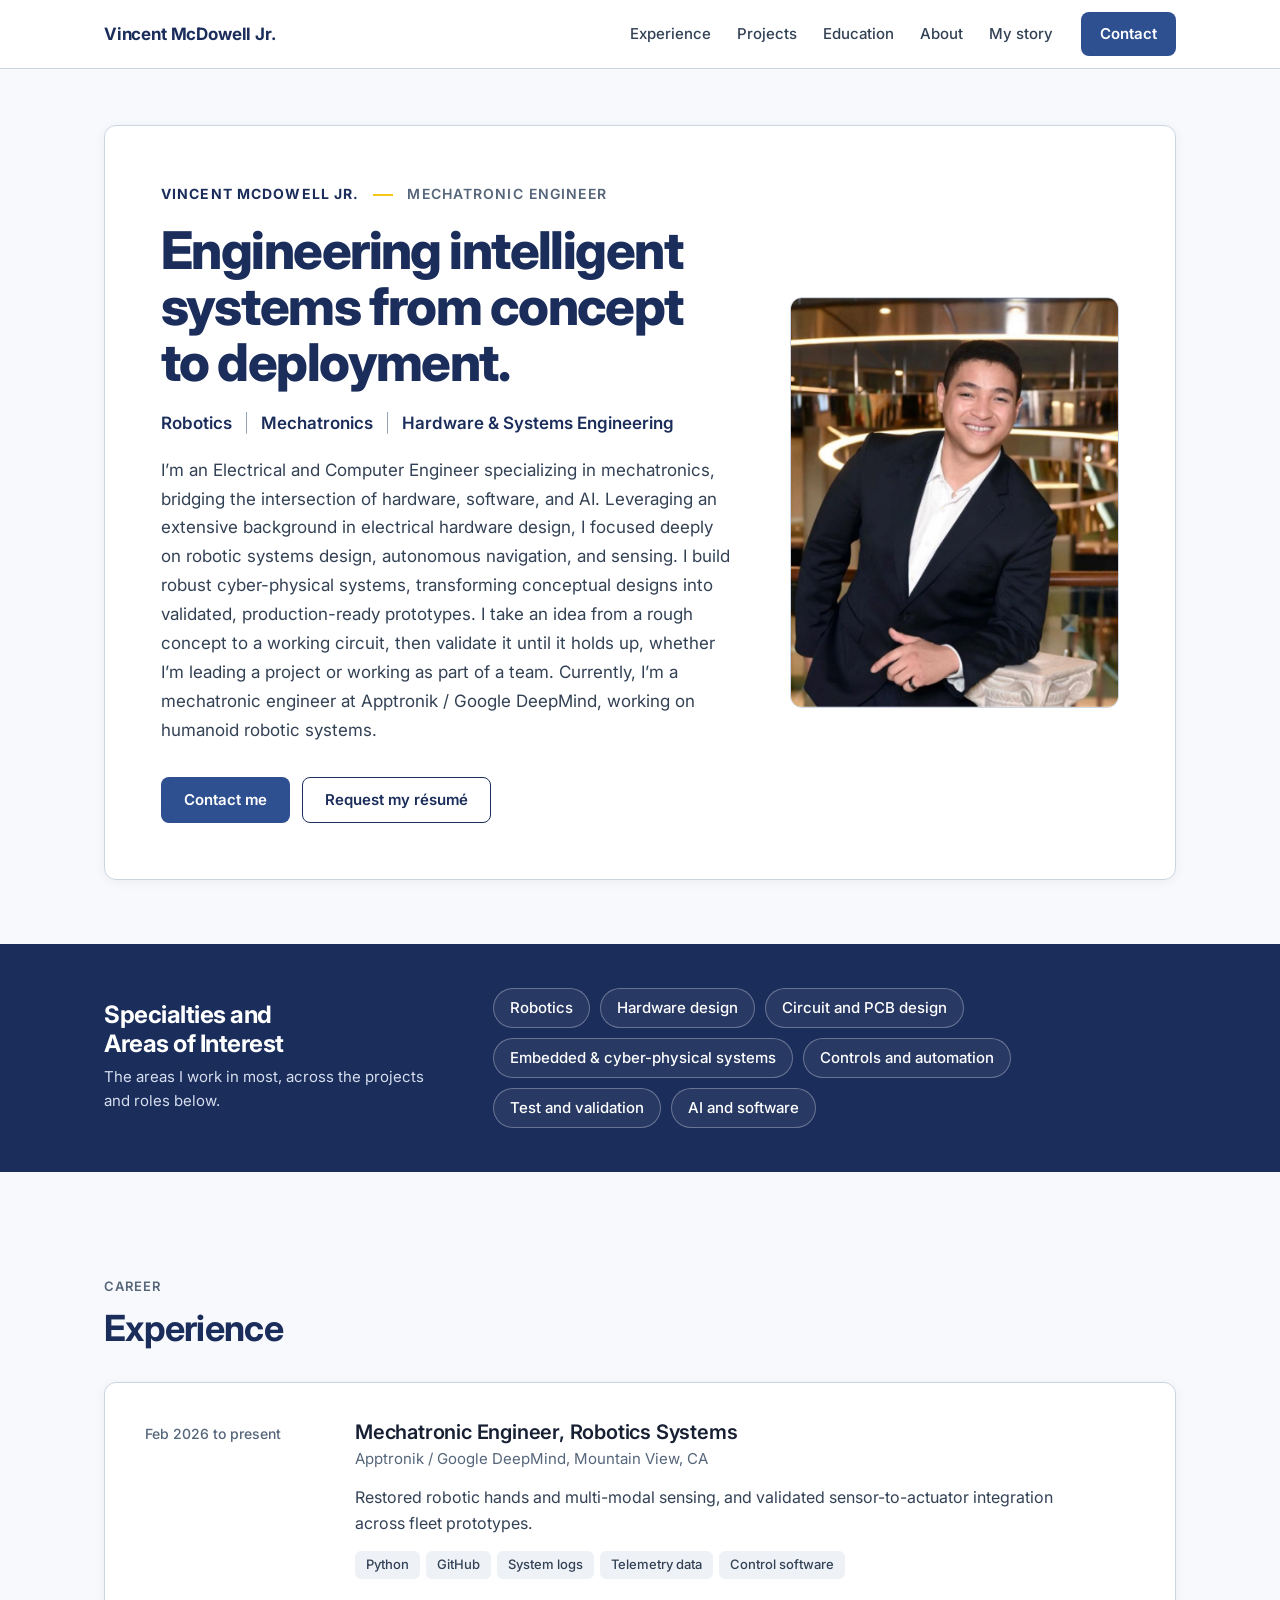
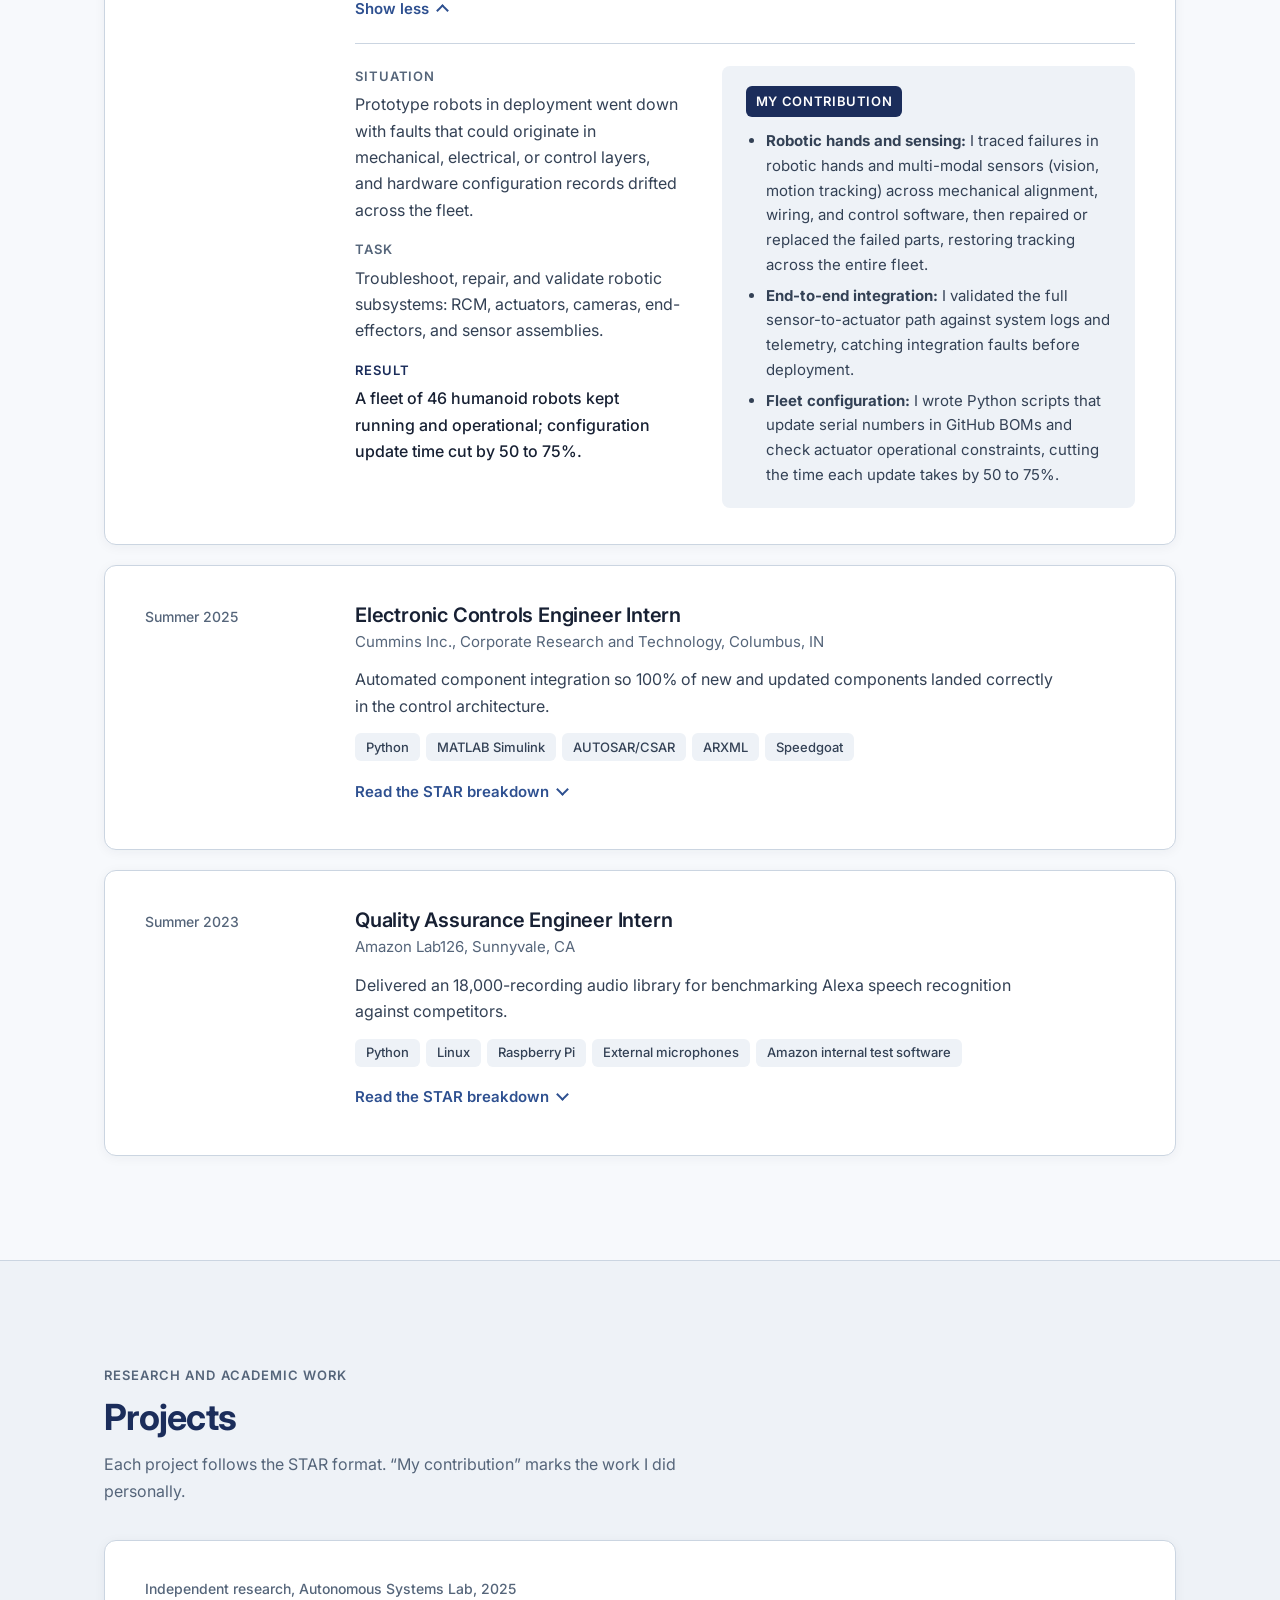
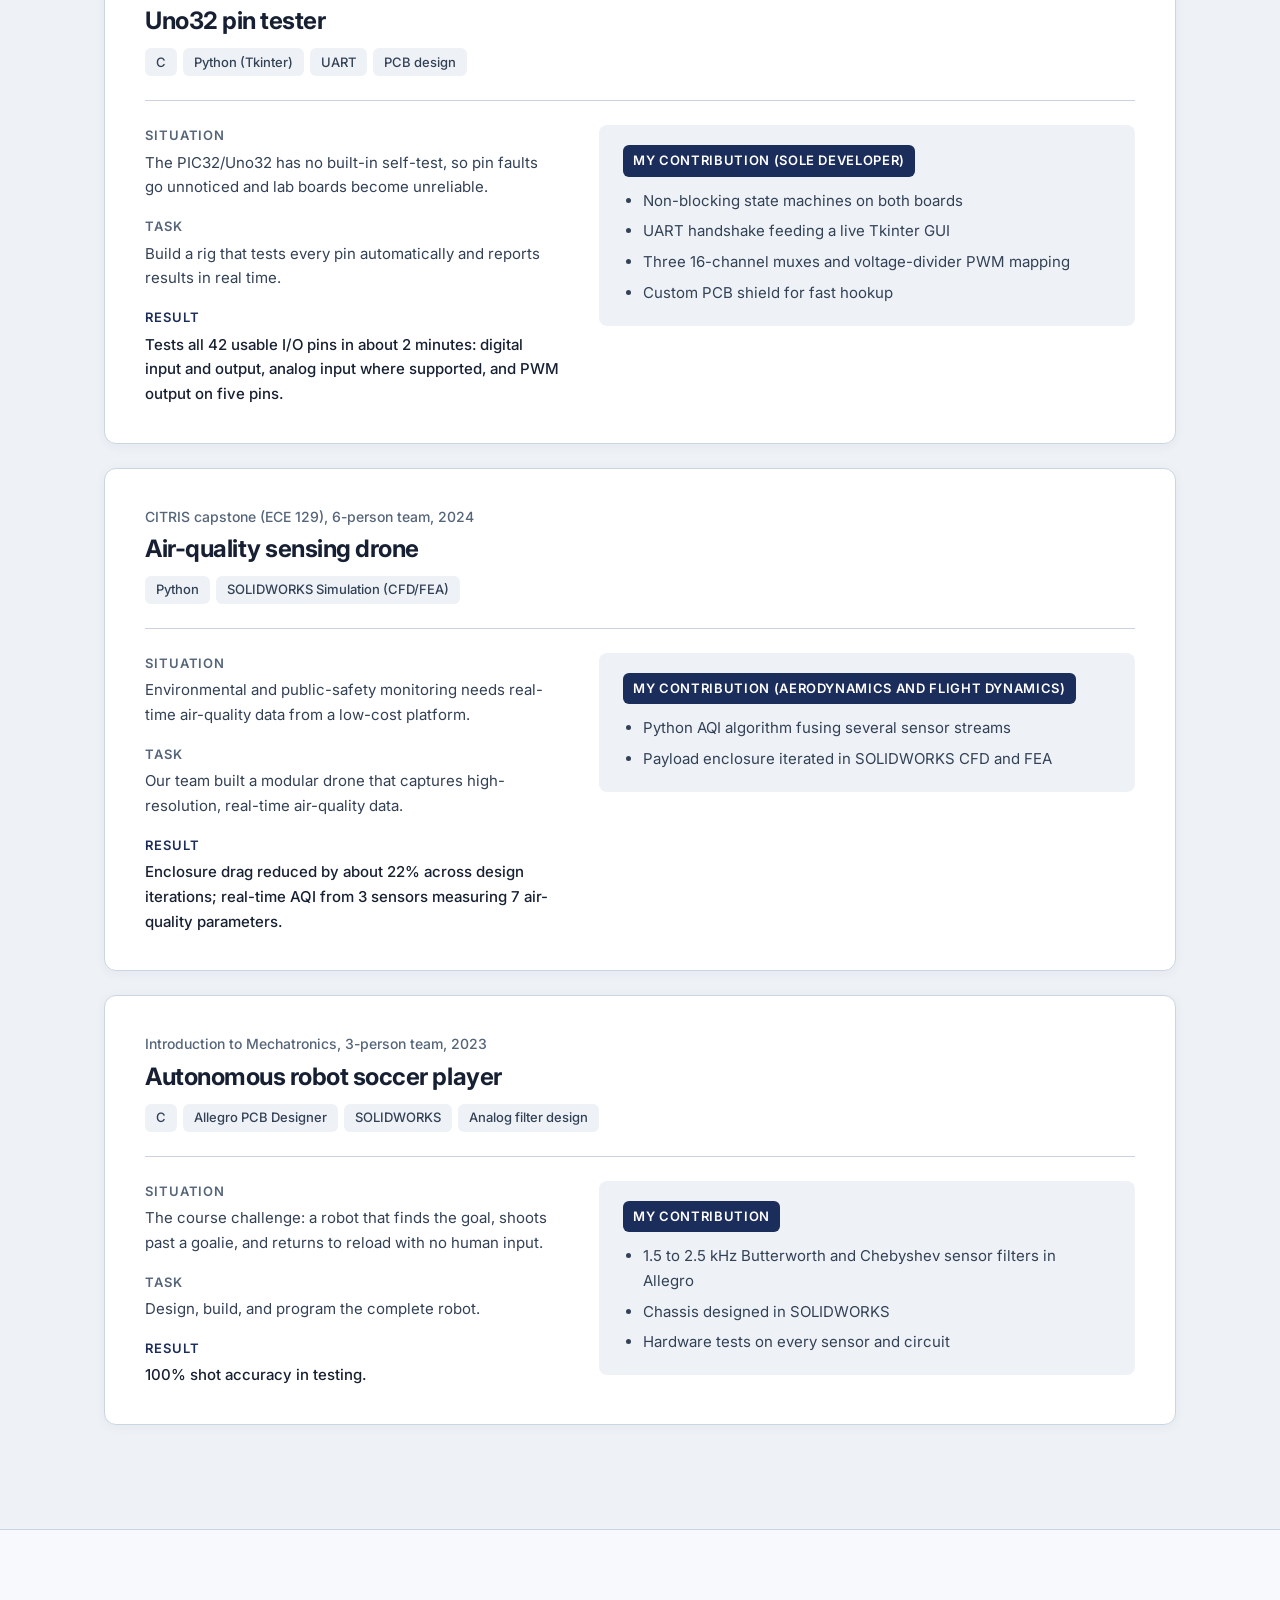
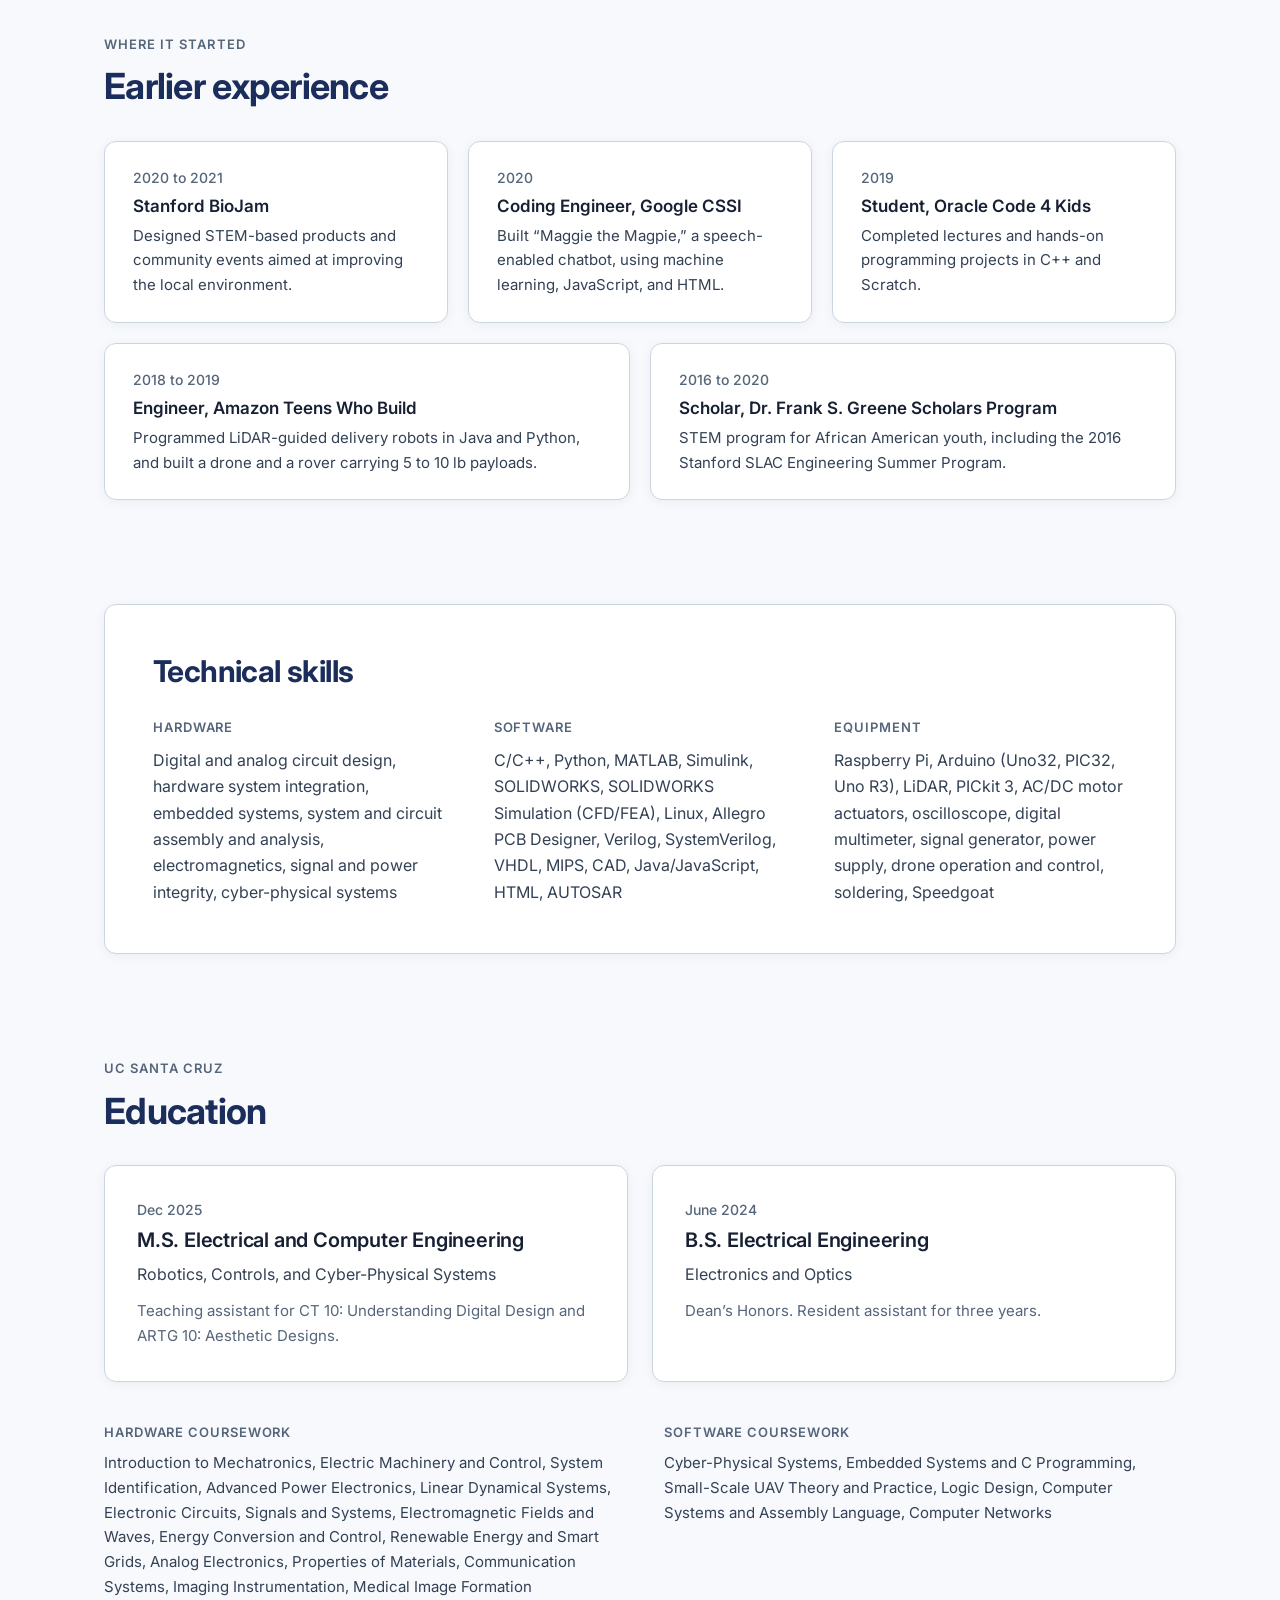
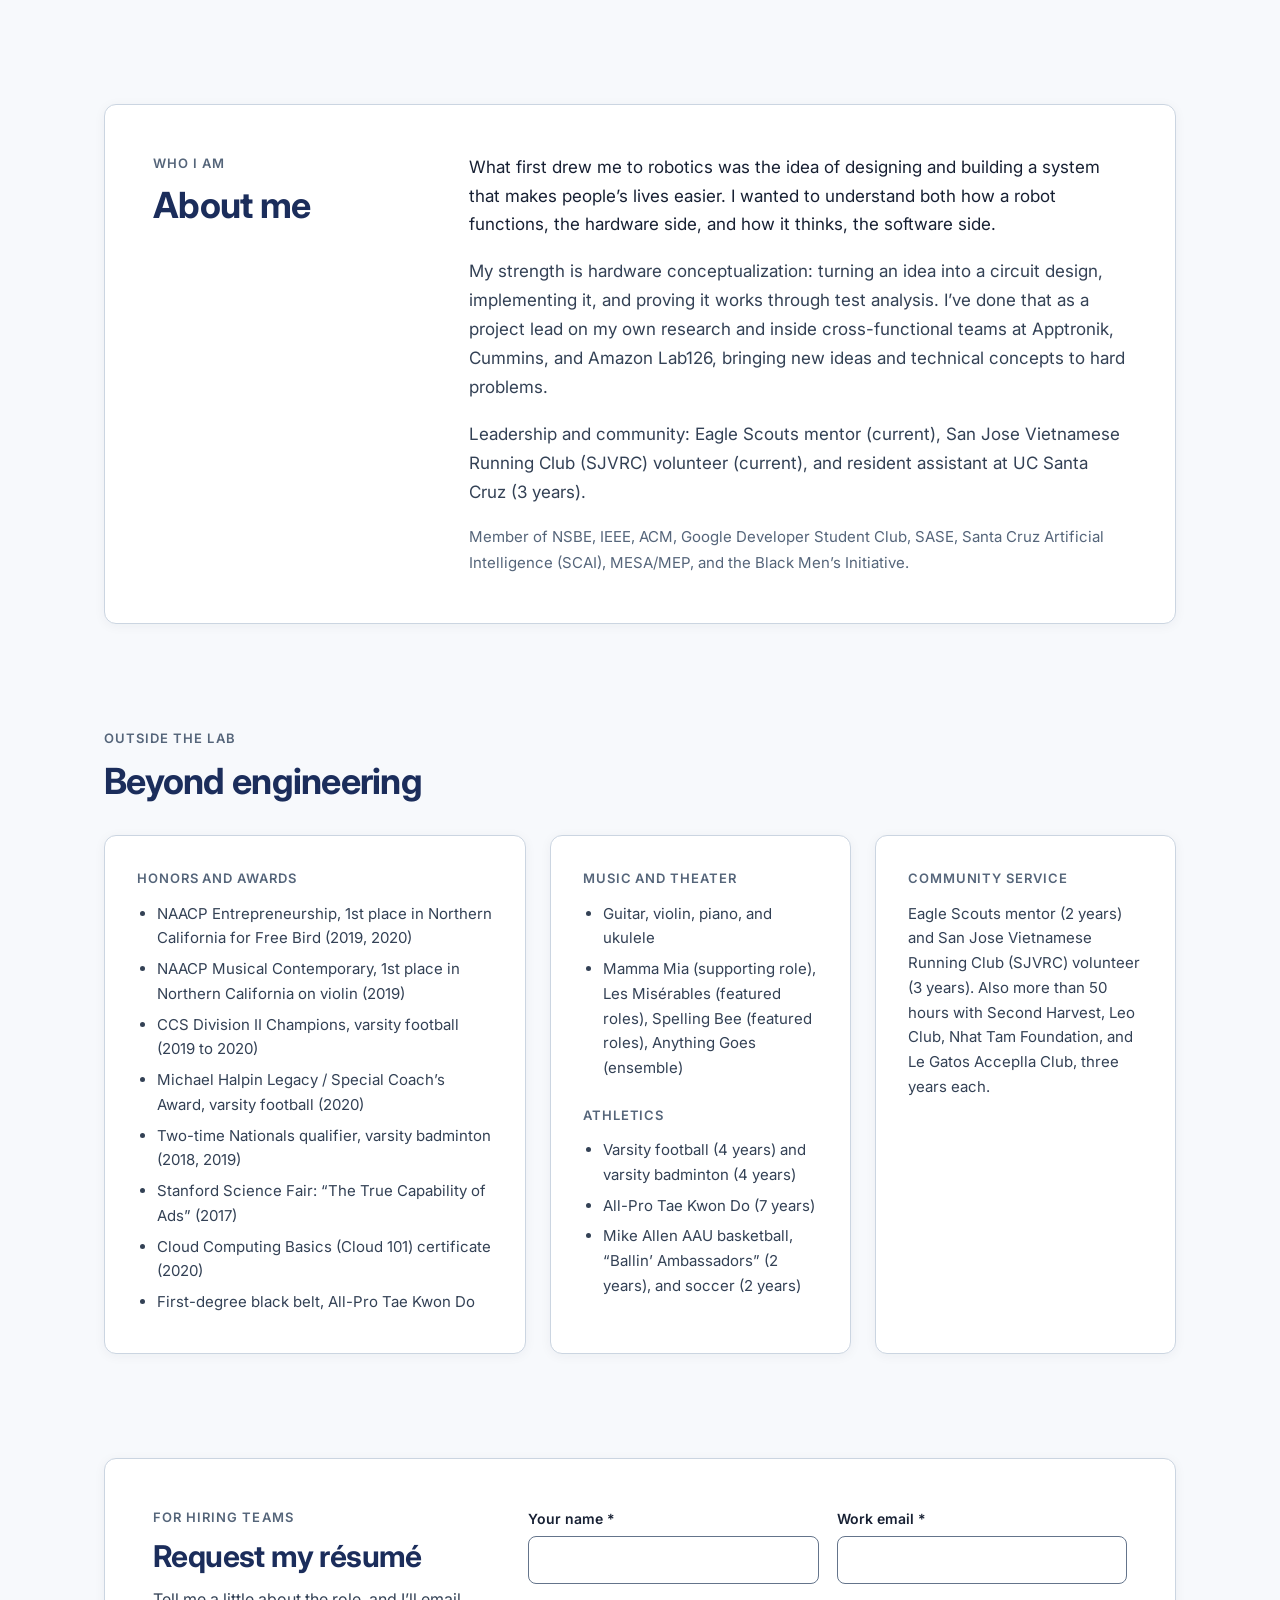
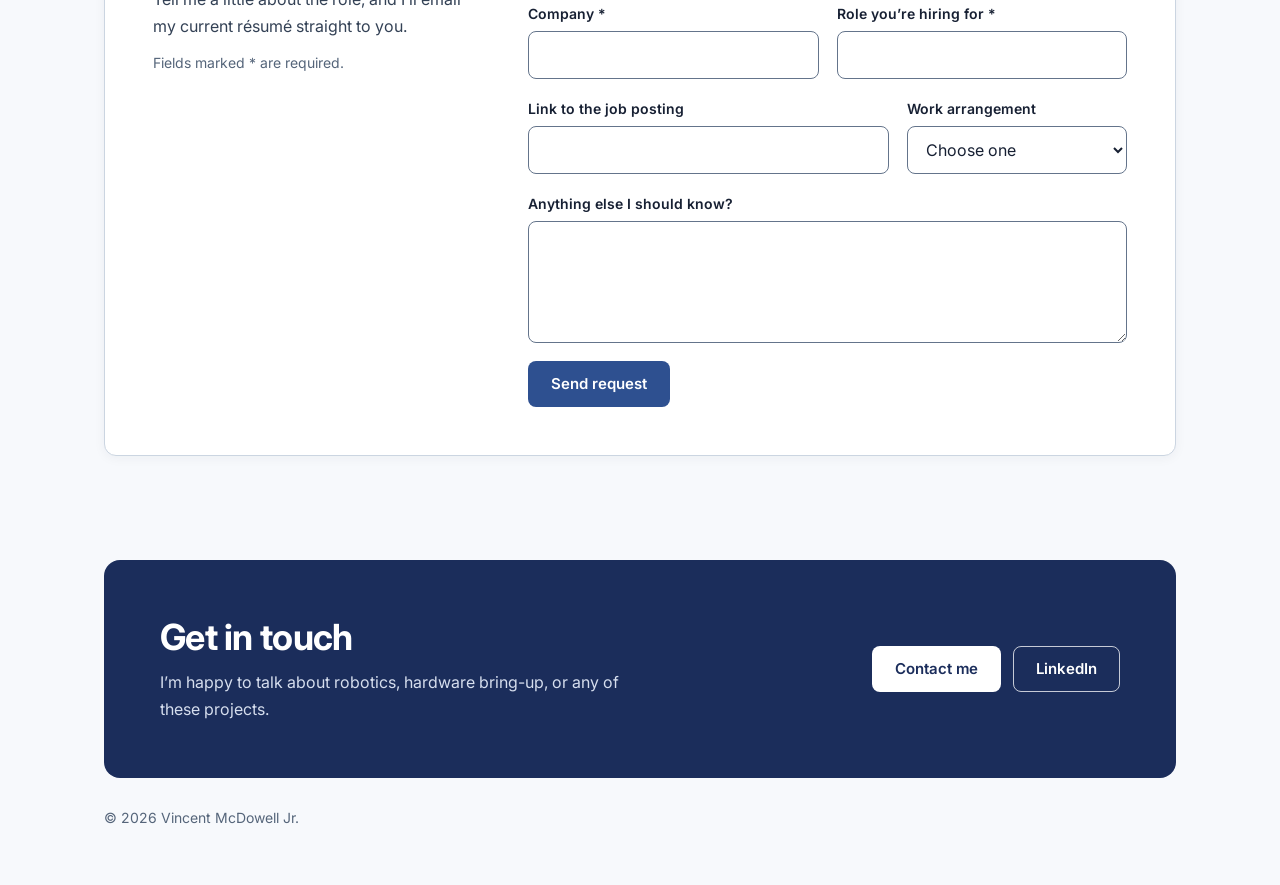
<file: index.html>
<!doctype html>
<html lang="en">
<head>
<meta charset="utf-8">
<meta name="viewport" content="width=device-width, initial-scale=1">
<title>Vincent McDowell Jr. | Mechatronic Engineer</title>
<meta name="description" content="Vincent McDowell Jr., Electrical and Computer Engineer specializing in mechatronics, robotics, and cyber-physical systems.">
<link rel="preconnect" href="https://fonts.googleapis.com">
<link rel="preconnect" href="https://fonts.gstatic.com" crossorigin>
<link href="https://fonts.googleapis.com/css2?family=Inter:wght@400;500;600;700;800&display=swap" rel="stylesheet">
<link rel="stylesheet" href="site.css">
<style>
  /* Home page layout. Colors, type, header, buttons, cards, chips, and form fields come from site.css. */
  section{padding-bottom:var(--section-gap)}
  h2.section{margin-bottom:32px}
  .section-intro{margin:0 0 36px;max-width:40em;color:var(--muted)}
  .panel{padding:clamp(28px,4.5vw,48px)}
  .panel-title{margin-bottom:28px;font-size:clamp(1.5rem,1.3rem + .9vw,1.875rem)}

  /* STAR labels */
  .star-h{margin:0 0 4px;font-size:var(--fs-label);font-weight:600;letter-spacing:.07em;text-transform:uppercase;color:var(--muted)}
  .star-h.result{color:var(--navy)}
  .star-h.result + p{color:var(--text);font-weight:500}
  .mine{display:inline-flex;align-items:center;margin:0 0 12px;padding:5px 10px;border-radius:6px;background:var(--navy);color:#fff;font-size:var(--fs-label);font-weight:600;letter-spacing:.05em;text-transform:uppercase}

  /* Photo frame: shows the bracketed note until an <img> is placed inside it */
  .img{position:relative;overflow:hidden;display:flex;align-items:center;justify-content:center;padding:24px;text-align:center;font-size:var(--fs-small);color:var(--muted);background-color:var(--surface-2);background-image:repeating-linear-gradient(45deg,transparent 0,transparent 9px,rgba(203,213,225,.55) 9px,rgba(203,213,225,.55) 10px)}
  .img img{position:absolute;inset:0;width:100%;height:100%;object-fit:cover}

  /* Hero */
  .hero{padding-top:clamp(24px,4.5vw,56px);padding-bottom:clamp(40px,6vw,64px)}
  .hero .card{padding:clamp(28px,5vw,56px);display:flex;flex-wrap:wrap;gap:40px 56px;align-items:center}
  .hero .copy{flex:1.9 1 480px;min-width:0}
  .hero .eyebrow{display:flex;flex-wrap:wrap;align-items:center;gap:2px 14px;margin-bottom:18px;font-size:var(--fs-meta)}
  .hero .eyebrow .name{color:var(--navy);font-weight:700}
  .hero .eyebrow .title::before{content:"";display:inline-block;width:20px;height:2px;margin-right:14px;vertical-align:middle;background:var(--gold)}
  .hero h1{margin-bottom:20px}
  /* Specialization line: the negative margin and clip hide the divider at the start of each row */
  .focus{list-style:none;display:flex;flex-wrap:wrap;gap:6px 0;margin:0 0 22px -15px;padding:0;clip-path:inset(0 0 0 15px);font-size:var(--fs-lead);font-weight:600;line-height:1.3;color:var(--navy)}
  .focus li{padding:0 14px;border-left:1px solid var(--border-strong)}
  .hero .lead{margin:0 0 32px;max-width:38em;font-size:var(--fs-lead);line-height:1.7}
  .hero .portrait{flex:1 1 280px;min-width:0;max-width:420px}
  .hero .portrait .img{aspect-ratio:4/5;border:1px solid var(--border);border-radius:var(--radius)}

  /* Specialties band */
  .band{margin-bottom:var(--section-gap);padding:0}
  .band .wrap{padding-top:44px;padding-bottom:44px;display:flex;flex-wrap:wrap;gap:24px 48px;align-items:center}
  .band .intro{flex:1 1 260px;min-width:0}
  .band h2{margin-bottom:6px;font-size:1.5rem}
  .band p{margin:0;font-size:var(--fs-small);color:var(--on-navy-2)}
  .band .chips{flex:2 1 520px;min-width:0}

  /* Experience */
  .roles{display:flex;flex-direction:column;gap:20px}
  .role{padding:clamp(24px,3.5vw,36px) clamp(24px,4vw,40px)}
  .role .row{display:flex;flex-wrap:wrap;gap:8px 40px}
  .role .dates{flex:0 0 170px;padding-top:3px;font-size:var(--fs-meta);font-weight:500;color:var(--muted)}
  .role .body{flex:1 1 480px;min-width:0}
  .role h3{margin-bottom:2px}
  .role .org{margin:0 0 12px;font-size:var(--fs-small);color:var(--muted)}
  .role .headline{margin:0 0 14px;max-width:44em}
  .role .chips{margin-bottom:8px}
  .toggle{display:inline-flex;align-items:center;gap:9px;min-height:44px;padding:0;border:0;background:transparent;color:var(--blue);font-size:var(--fs-small);font-weight:600}
  .toggle::after{content:"";width:7px;height:7px;border-right:2px solid currentColor;border-bottom:2px solid currentColor;transform:translateY(-2px) rotate(45deg);transition:transform .2s ease}
  .toggle[aria-expanded="true"]::after{transform:translateY(2px) rotate(-135deg)}
  .toggle:hover{color:var(--navy)}

  /* Case-study layout shared by role breakdowns and projects: context on the left, my contribution on the right */
  .star{display:none;max-width:56em;margin-top:12px;padding-top:22px;border-top:1px solid var(--border)}
  .star.open,.case{display:flex}
  .star,.case{flex-wrap:wrap;align-items:flex-start;gap:24px 40px}
  .star .left,.case .left{flex:1 1 260px;min-width:0}
  .left p:not(.star-h){margin:0 0 16px}
  .left p:last-child{margin-bottom:0}
  .star .right,.case .right{flex:1.4 1 320px;min-width:0;padding:20px 24px;border-radius:var(--radius-sm);background:var(--surface-2)}
  .right .hl{font-size:var(--fs-small)}
  .right .hl li:last-child{margin-bottom:0}

  /* Projects */
  .alt{margin-bottom:var(--section-gap);padding-top:var(--section-gap);border-top:1px solid var(--border);border-bottom:1px solid var(--border);background:var(--surface-2)}
  .projects{display:flex;flex-direction:column;gap:24px}
  .project{overflow:hidden;display:flex;flex-direction:column}
  .project .img{aspect-ratio:21/9;min-height:220px;border-bottom:1px solid var(--border)}
  .project .text{padding:clamp(24px,3.5vw,36px) clamp(24px,4vw,40px)}
  .project .meta{margin:0 0 6px;font-size:var(--fs-meta);font-weight:500;color:var(--muted)}
  .project h3{margin-bottom:12px;font-size:1.5rem;font-weight:700;letter-spacing:-.02em;line-height:1.25}
  .project .chips{margin-bottom:24px}
  .project .case{padding-top:24px;border-top:1px solid var(--border)}
  .project .left p:not(.star-h){font-size:var(--fs-small)}

  /* Card grids and columns */
  .grid{display:flex;flex-wrap:wrap;gap:20px}
  .grid .cell{flex:1 1 320px;min-width:0;padding:24px 28px}
  .grid .cell .yr{margin:0 0 6px;font-size:var(--fs-meta);font-weight:500;color:var(--muted)}
  .grid .cell .t{margin:0 0 6px;font-size:1.0625rem;font-weight:600;line-height:1.35;color:var(--text)}
  .grid .cell .d{margin:0;font-size:var(--fs-small)}
  .cols{display:flex;flex-wrap:wrap;gap:32px 48px}
  .cols > div{flex:1 1 280px;min-width:0}
  .cols p:not(.star-h){margin:0}

  /* About */
  .about{display:flex;flex-wrap:wrap;gap:24px 56px}
  .about .head{flex:0 1 260px;min-width:0}
  .about .text{flex:1 1 480px;min-width:0;max-width:42em;font-size:var(--fs-lead);line-height:1.7}
  .about .text p{margin:0 0 18px}

  /* Résumé request */
  .request{display:flex;flex-wrap:wrap;gap:32px 56px;align-items:flex-start}
  .request .intro{flex:1 1 280px;min-width:0}
  .request form{flex:2 1 520px;min-width:0;display:flex;flex-direction:column;gap:18px}
  .sent{display:none;padding:24px;border-radius:var(--radius-sm);background:var(--surface-2)}
  .sent p.big{margin:0 0 8px;font-size:1.375rem;font-weight:700;color:var(--text)}

  /* Footer */
  .site-footer .wrap{padding-bottom:56px}
</style>
</head>
<body>

<header class="site-header">
  <div class="wrap">
    <a class="brand" href="#top">Vincent McDowell Jr.</a>
    <nav aria-label="Main">
      <a href="#experience">Experience</a>
      <a href="#work">Projects</a>
      <a href="#education">Education</a>
      <a href="#about">About</a>
      <a href="story.html">My story</a>
    </nav>
    <a href="#contact" class="btn btn-primary btn-sm">Contact</a>
  </div>
</header>

<main id="top">

  <section class="wrap hero">
    <div class="card">
      <div class="copy">
        <p class="eyebrow"><span class="name">Vincent McDowell Jr.</span><span class="title">Mechatronic Engineer</span></p>
        <h1>Engineering intelligent systems from concept to deployment.</h1>
        <ul class="focus" aria-label="Specializations">
          <li>Robotics</li>
          <li>Mechatronics</li>
          <li>Hardware &amp; Systems Engineering</li>
        </ul>
        <p class="lead">I’m an Electrical and Computer Engineer specializing in mechatronics, bridging the intersection of hardware, software, and AI. Leveraging an extensive background in electrical hardware design, I focused deeply on robotic systems design, autonomous navigation, and sensing. I build robust cyber-physical systems, transforming conceptual designs into validated, production-ready prototypes. I take an idea from a rough concept to a working circuit, then validate it until it holds up, whether I’m leading a project or working as part of a team. Currently, I’m a mechatronic engineer at Apptronik / Google DeepMind, working on humanoid robotic systems.</p>
        <div class="actions">
          <a href="#contact" class="btn btn-primary">Contact me</a>
          <a href="#request" class="btn btn-secondary">Request my résumé</a>
        </div>
      </div>
      <div class="portrait">
        <div class="img"><img src="images/portrait.jpg" alt="Portrait of Vincent McDowell Jr."></div>
      </div>
    </div>
  </section>

  <section class="band on-navy" id="specialties" aria-labelledby="spec-h">
    <div class="wrap">
      <div class="intro">
        <h2 id="spec-h">Specialties and Areas of Interest</h2>
        <p>The areas I work in most, across the projects and roles below.</p>
      </div>
      <ul class="chips">
        <li>Robotics</li>
        <li>Hardware design</li>
        <li>Circuit and PCB design</li>
        <li>Embedded &amp; cyber-physical systems</li>
        <li>Controls and automation</li>
        <li>Test and validation</li>
        <li>AI and software</li>
      </ul>
    </div>
  </section>

  <section class="wrap" id="experience" aria-labelledby="exp-h">
    <p class="eyebrow">Career</p>
    <h2 class="section" id="exp-h">Experience</h2>
    <div class="roles">

      <article class="card lift role">
        <div class="row">
          <div class="dates">Feb 2026 to present</div>
          <div class="body">
            <h3>Mechatronic Engineer, Robotics Systems</h3>
            <p class="org">Apptronik / Google DeepMind, Mountain View, CA</p>
            <p class="headline">Restored robotic hands and multi-modal sensing, and validated sensor-to-actuator integration across fleet prototypes.</p>
            <ul class="chips tech" aria-label="Tools"><li>Python</li><li>GitHub</li><li>System logs</li><li>Telemetry data</li><li>Control software</li></ul>
            <button class="toggle" type="button" aria-expanded="true" aria-controls="star-1">Show less</button>
            <div class="star open" id="star-1">
              <div class="left">
                <p class="star-h">Situation</p>
                <p>Prototype robots in deployment went down with faults that could originate in mechanical, electrical, or control layers, and hardware configuration records drifted across the fleet.</p>
                <p class="star-h">Task</p>
                <p>Troubleshoot, repair, and validate robotic subsystems: RCM, actuators, cameras, end-effectors, and sensor assemblies.</p>
                <p class="star-h result">Result</p>
                <p>A fleet of 46 humanoid robots kept running and operational; configuration update time cut by 50 to 75%.</p>
              </div>
              <div class="right">
                <p class="mine">My contribution</p>
                <ul class="hl">
                  <li><strong>Robotic hands and sensing:</strong> I traced failures in robotic hands and multi-modal sensors (vision, motion tracking) across mechanical alignment, wiring, and control software, then repaired or replaced the failed parts, restoring tracking across the entire fleet.</li>
                  <li><strong>End-to-end integration:</strong> I validated the full sensor-to-actuator path against system logs and telemetry, catching integration faults before deployment.</li>
                  <li><strong>Fleet configuration:</strong> I wrote Python scripts that update serial numbers in GitHub BOMs and check actuator operational constraints, cutting the time each update takes by 50 to 75%.</li>
                </ul>
              </div>
            </div>
          </div>
        </div>
      </article>

      <article class="card lift role">
        <div class="row">
          <div class="dates">Summer 2025</div>
          <div class="body">
            <h3>Electronic Controls Engineer Intern</h3>
            <p class="org">Cummins Inc., Corporate Research and Technology, Columbus, IN</p>
            <p class="headline">Automated component integration so 100% of new and updated components landed correctly in the control architecture.</p>
            <ul class="chips tech" aria-label="Tools"><li>Python</li><li>MATLAB Simulink</li><li>AUTOSAR/CSAR</li><li>ARXML</li><li>Speedgoat</li></ul>
            <button class="toggle" type="button" aria-expanded="false" aria-controls="star-2">Read the STAR breakdown</button>
            <div class="star" id="star-2">
              <div class="left">
                <p class="star-h">Situation</p>
                <p>The AESW team inserted and updated software components in automotive control architecture models by hand, which slowed rapid prototyping and risked connection errors.</p>
                <p class="star-h">Task</p>
                <p>Extend and validate the automation that integrates components into the architecture models.</p>
                <p class="star-h result">Result</p>
                <p>100% of new and updated components integrated correctly; a workflow of up to 6 hours cut to 10 minutes by combining three software tools into one modular Python application.</p>
              </div>
              <div class="right">
                <p class="mine">My contribution</p>
                <ul class="hl">
                  <li><strong>Integration automation:</strong> I extended the Component Integration Automation script in Python, MATLAB Simulink, and AUTOSAR/CSAR until it integrated 100% of new and updated components.</li>
                  <li><strong>Model validation:</strong> I wrote Python parsers for ARXML/ECU files that check every port and connector in the component and ECU, and validate all other connections on request, flagging mismatches before execution.</li>
                  <li><strong>Prototyping workflow:</strong> I evaluated new MATLAB features for Speedgoat and Simulink and recommended 4 to help with automation and prototyping.</li>
                </ul>
              </div>
            </div>
          </div>
        </div>
      </article>

      <article class="card lift role">
        <div class="row">
          <div class="dates">Summer 2023</div>
          <div class="body">
            <h3>Quality Assurance Engineer Intern</h3>
            <p class="org">Amazon Lab126, Sunnyvale, CA</p>
            <p class="headline">Delivered an 18,000-recording audio library for benchmarking Alexa speech recognition against competitors.</p>
            <ul class="chips tech" aria-label="Tools"><li>Python</li><li>Linux</li><li>Raspberry Pi</li><li>External microphones</li><li>Amazon internal test software</li></ul>
            <button class="toggle" type="button" aria-expanded="false" aria-controls="star-3">Read the STAR breakdown</button>
            <div class="star" id="star-3">
              <div class="left">
                <p class="star-h">Situation</p>
                <p>The CABS ASR team needed a consistent, unbiased way to benchmark Alexa speech recognition against competitor devices.</p>
                <p class="star-h">Task</p>
                <p>Build the test audio library, write tests for the team’s automation infrastructure, and create a new hardware test setup.</p>
                <p class="star-h result">Result</p>
                <p>18,000-recording test library delivered; the new test suite uses it to test Alexa and all of its competitor devices.</p>
              </div>
              <div class="right">
                <p class="mine">My contribution</p>
                <ul class="hl">
                  <li><strong>Test library:</strong> I built an unbiased library of 18,000 test recordings, giving the team one common dataset for Alexa and competitor devices.</li>
                  <li><strong>Test automation:</strong> I wrote and adapted Python tests, modeled on the team’s existing scripts, so my test setup could run through their automation infrastructure on Linux with Raspberry Pis and external microphones.</li>
                  <li><strong>Cross-framework testing:</strong> I designed a setup that brought competitor devices into the Alexa test environment for side-by-side evaluation.</li>
                </ul>
              </div>
            </div>
          </div>
        </div>
      </article>

    </div>
  </section>

  <section class="alt" id="work" aria-labelledby="work-h">
    <div class="wrap">
      <p class="eyebrow">Research and academic work</p>
      <h2 class="section" id="work-h" style="margin-bottom:12px">Projects</h2>
      <p class="section-intro">Each project follows the STAR format. “My contribution” marks the work I did personally.</p>

      <div class="projects">
        <article class="card lift project">
          <!-- Add a photo: <img src="images/uno32-shield.jpg" alt="Custom PCB shield mounted on the Uno32"> -->
          <div class="img" hidden>[Hardware photo: PCB shield on the Uno32, or the system architecture diagram]</div>
          <div class="text">
            <p class="meta">Independent research, Autonomous Systems Lab, 2025</p>
            <h3>Uno32 pin tester</h3>
            <ul class="chips tech" aria-label="Tools"><li>C</li><li>Python (Tkinter)</li><li>UART</li><li>PCB design</li></ul>
            <div class="case">
              <div class="left">
                <p class="star-h">Situation</p>
                <p>The PIC32/Uno32 has no built-in self-test, so pin faults go unnoticed and lab boards become unreliable.</p>
                <p class="star-h">Task</p>
                <p>Build a rig that tests every pin automatically and reports results in real time.</p>
                <p class="star-h result">Result</p>
                <p>Tests all 42 usable I/O pins in about 2 minutes: digital input and output, analog input where supported, and PWM output on five pins.</p>
              </div>
              <div class="right">
                <p class="mine">My contribution (sole developer)</p>
                <ul class="hl">
                  <li>Non-blocking state machines on both boards</li>
                  <li>UART handshake feeding a live Tkinter GUI</li>
                  <li>Three 16-channel muxes and voltage-divider PWM mapping</li>
                  <li>Custom PCB shield for fast hookup</li>
                </ul>
              </div>
            </div>
          </div>
        </article>

        <article class="card lift project">
          <!-- Add a photo: <img src="images/drone.jpg" alt="Air-quality sensing drone in flight"> -->
          <div class="img" hidden>[Flight photo, or CFD renders of the enclosure iterations]</div>
          <div class="text">
            <p class="meta">CITRIS capstone (ECE 129), 6-person team, 2024</p>
            <h3>Air-quality sensing drone</h3>
            <ul class="chips tech" aria-label="Tools"><li>Python</li><li>SOLIDWORKS Simulation (CFD/FEA)</li></ul>
            <div class="case">
              <div class="left">
                <p class="star-h">Situation</p>
                <p>Environmental and public-safety monitoring needs real-time air-quality data from a low-cost platform.</p>
                <p class="star-h">Task</p>
                <p>Our team built a modular drone that captures high-resolution, real-time air-quality data.</p>
                <p class="star-h result">Result</p>
                <p>Enclosure drag reduced by about 22% across design iterations; real-time AQI from 3 sensors measuring 7 air-quality parameters.</p>
              </div>
              <div class="right">
                <p class="mine">My contribution (aerodynamics and flight dynamics)</p>
                <ul class="hl">
                  <li>Python AQI algorithm fusing several sensor streams</li>
                  <li>Payload enclosure iterated in SOLIDWORKS CFD and FEA</li>
                </ul>
              </div>
            </div>
          </div>
        </article>

        <article class="card lift project">
          <!-- Add a photo: <img src="images/soccer-robot.jpg" alt="Autonomous robot soccer player"> -->
          <div class="img" hidden>[Photo of the robot, or the sensor-filter circuit layout]</div>
          <div class="text">
            <p class="meta">Introduction to Mechatronics, 3-person team, 2023</p>
            <h3>Autonomous robot soccer player</h3>
            <ul class="chips tech" aria-label="Tools"><li>C</li><li>Allegro PCB Designer</li><li>SOLIDWORKS</li><li>Analog filter design</li></ul>
            <div class="case">
              <div class="left">
                <p class="star-h">Situation</p>
                <p>The course challenge: a robot that finds the goal, shoots past a goalie, and returns to reload with no human input.</p>
                <p class="star-h">Task</p>
                <p>Design, build, and program the complete robot.</p>
                <p class="star-h result">Result</p>
                <p>100% shot accuracy in testing.</p>
              </div>
              <div class="right">
                <p class="mine">My contribution</p>
                <ul class="hl">
                  <li>1.5 to 2.5 kHz Butterworth and Chebyshev sensor filters in Allegro</li>
                  <li>Chassis designed in SOLIDWORKS</li>
                  <li>Hardware tests on every sensor and circuit</li>
                </ul>
              </div>
            </div>
          </div>
        </article>
      </div>
    </div>
  </section>

  <section class="wrap" aria-labelledby="early-h">
    <p class="eyebrow">Where it started</p>
    <h2 class="section" id="early-h">Earlier experience</h2>
    <div class="grid">
      <div class="card cell"><p class="yr">2020 to 2021</p><p class="t">Stanford BioJam</p><p class="d">Designed STEM-based products and community events aimed at improving the local environment.</p></div>
      <div class="card cell"><p class="yr">2020</p><p class="t">Coding Engineer, Google CSSI</p><p class="d">Built “Maggie the Magpie,” a speech-enabled chatbot, using machine learning, JavaScript, and HTML.</p></div>
      <div class="card cell"><p class="yr">2019</p><p class="t">Student, Oracle Code 4 Kids</p><p class="d">Completed lectures and hands-on programming projects in C++ and Scratch.</p></div>
      <div class="card cell"><p class="yr">2018 to 2019</p><p class="t">Engineer, Amazon Teens Who Build</p><p class="d">Programmed LiDAR-guided delivery robots in Java and Python, and built a drone and a rover carrying 5 to 10 lb payloads.</p></div>
      <div class="card cell"><p class="yr">2016 to 2020</p><p class="t">Scholar, Dr. Frank S. Greene Scholars Program</p><p class="d">STEM program for African American youth, including the 2016 Stanford SLAC Engineering Summer Program.</p></div>
    </div>
  </section>

  <section class="wrap" aria-labelledby="skills-h">
    <div class="card panel">
      <h2 class="panel-title" id="skills-h">Technical skills</h2>
      <div class="cols">
        <div><p class="star-h" style="margin-bottom:8px">Hardware</p><p>Digital and analog circuit design, hardware system integration, embedded systems, system and circuit assembly and analysis, electromagnetics, signal and power integrity, cyber-physical systems</p></div>
        <div><p class="star-h" style="margin-bottom:8px">Software</p><p>C/C++, Python, MATLAB, Simulink, SOLIDWORKS, SOLIDWORKS Simulation (CFD/FEA), Linux, Allegro PCB Designer, Verilog, SystemVerilog, VHDL, MIPS, CAD, Java/JavaScript, HTML, AUTOSAR</p></div>
        <div><p class="star-h" style="margin-bottom:8px">Equipment</p><p>Raspberry Pi, Arduino (Uno32, PIC32, Uno R3), LiDAR, PICkit 3, AC/DC motor actuators, oscilloscope, digital multimeter, signal generator, power supply, drone operation and control, soldering, Speedgoat</p></div>
      </div>
    </div>
  </section>

  <section class="wrap" id="education" aria-labelledby="edu-h">
    <p class="eyebrow">UC Santa Cruz</p>
    <h2 class="section" id="edu-h">Education</h2>
    <div class="grid" style="gap:24px">
      <div class="card cell" style="flex-basis:420px;padding:32px">
        <p class="yr">Dec 2025</p>
        <h3 style="font-size:20px;margin-bottom:8px">M.S. Electrical and Computer Engineering</h3>
        <p style="margin:0 0 12px;color:var(--text-2)">Robotics, Controls, and Cyber-Physical Systems</p>
        <p class="d" style="color:var(--muted)">Teaching assistant for CT 10: Understanding Digital Design and ARTG 10: Aesthetic Designs.</p>
      </div>
      <div class="card cell" style="flex-basis:420px;padding:32px">
        <p class="yr">June 2024</p>
        <h3 style="font-size:20px;margin-bottom:8px">B.S. Electrical Engineering</h3>
        <p style="margin:0 0 12px;color:var(--text-2)">Electronics and Optics</p>
        <p class="d" style="color:var(--muted)">Dean’s Honors. Resident assistant for three years.</p>
      </div>
    </div>
    <div class="cols" style="margin-top:40px">
      <div style="flex-basis:420px"><p class="star-h" style="margin-bottom:8px">Hardware coursework</p><p style="font-size:15px">Introduction to Mechatronics, Electric Machinery and Control, System Identification, Advanced Power Electronics, Linear Dynamical Systems, Electronic Circuits, Signals and Systems, Electromagnetic Fields and Waves, Energy Conversion and Control, Renewable Energy and Smart Grids, Analog Electronics, Properties of Materials, Communication Systems, Imaging Instrumentation, Medical Image Formation</p></div>
      <div style="flex-basis:420px"><p class="star-h" style="margin-bottom:8px">Software coursework</p><p style="font-size:15px">Cyber-Physical Systems, Embedded Systems and C Programming, Small-Scale UAV Theory and Practice, Logic Design, Computer Systems and Assembly Language, Computer Networks</p></div>
    </div>
  </section>

  <section class="wrap" id="about" aria-labelledby="about-h">
    <div class="card panel about">
      <div class="head">
        <p class="eyebrow">Who I am</p>
        <h2 id="about-h">About me</h2>
      </div>
      <div class="text">
        <p style="color:var(--text)">What first drew me to robotics was the idea of designing and building a system that makes people’s lives easier. I wanted to understand both how a robot functions, the hardware side, and how it thinks, the software side.</p>
        <p>My strength is hardware conceptualization: turning an idea into a circuit design, implementing it, and proving it works through test analysis. I’ve done that as a project lead on my own research and inside cross-functional teams at Apptronik, Cummins, and Amazon Lab126, bringing new ideas and technical concepts to hard problems.</p>
        <p>Leadership and community: Eagle Scouts mentor (current), San Jose Vietnamese Running Club (SJVRC) volunteer (current), and resident assistant at UC Santa Cruz (3 years).</p>
        <p style="margin:0;font-size:15px;color:var(--muted)">Member of NSBE, IEEE, ACM, Google Developer Student Club, SASE, Santa Cruz Artificial Intelligence (SCAI), MESA/MEP, and the Black Men’s Initiative.</p>
      </div>
    </div>
  </section>

  <section class="wrap" aria-labelledby="beyond-h">
    <p class="eyebrow">Outside the lab</p>
    <h2 class="section" id="beyond-h">Beyond engineering</h2>
    <div class="grid" style="gap:24px">
      <div class="card cell" style="flex:2 1 420px;padding:32px">
        <p class="star-h" style="margin-bottom:12px">Honors and awards</p>
        <ul class="hl" style="font-size:15px;color:var(--text-2)">
          <li>NAACP Entrepreneurship, 1st place in Northern California for Free Bird (2019, 2020)</li>
          <li>NAACP Musical Contemporary, 1st place in Northern California on violin (2019)</li>
          <li>CCS Division II Champions, varsity football (2019 to 2020)</li>
          <li>Michael Halpin Legacy / Special Coach’s Award, varsity football (2020)</li>
          <li>Two-time Nationals qualifier, varsity badminton (2018, 2019)</li>
          <li>Stanford Science Fair: “The True Capability of Ads” (2017)</li>
          <li>Cloud Computing Basics (Cloud 101) certificate (2020)</li>
          <li>First-degree black belt, All-Pro Tae Kwon Do</li>
        </ul>
      </div>
      <div class="card cell" style="flex:1 1 300px;padding:32px">
        <p class="star-h" style="margin-bottom:12px">Music and theater</p>
        <ul class="hl" style="font-size:15px;color:var(--text-2);margin-bottom:24px">
          <li>Guitar, violin, piano, and ukulele</li>
          <li>Mamma Mia (supporting role), Les Misérables (featured roles), Spelling Bee (featured roles), Anything Goes (ensemble)</li>
        </ul>
        <p class="star-h" style="margin-bottom:12px">Athletics</p>
        <ul class="hl" style="font-size:15px;color:var(--text-2)">
          <li>Varsity football (4 years) and varsity badminton (4 years)</li>
          <li>All-Pro Tae Kwon Do (7 years)</li>
          <li>Mike Allen AAU basketball, “Ballin’ Ambassadors” (2 years), and soccer (2 years)</li>
        </ul>
      </div>
      <div class="card cell" style="flex:1 1 300px;padding:32px">
        <p class="star-h" style="margin-bottom:12px">Community service</p>
        <p class="d">Eagle Scouts mentor (2 years) and San Jose Vietnamese Running Club (SJVRC) volunteer (3 years). Also more than 50 hours with Second Harvest, Leo Club, Nhat Tam Foundation, and Le Gatos Acceplla Club, three years each.</p>
      </div>
    </div>
  </section>

  <section class="wrap" id="request" aria-labelledby="request-h">
    <div class="card panel request">
      <div class="intro">
        <p class="eyebrow">For hiring teams</p>
        <h2 class="panel-title" id="request-h" style="margin-bottom:12px">Request my résumé</h2>
        <p style="margin:0 0 12px;color:var(--text-2)">Tell me a little about the role, and I’ll email my current résumé straight to you.</p>
        <p style="margin:0;font-size:14px;color:var(--muted)">Fields marked * are required.</p>
      </div>
      <!-- FORM SETUP: create a free form at https://formspree.io, the form id is already in place. -->
      <form id="resume-form" action="https://formspree.io/f/meaanvoy" method="POST" novalidate>
        <div class="frow">
          <div class="field"><label for="f-name">Your name *</label><input id="f-name" name="name" type="text" autocomplete="name" required><p class="err">Enter your name.</p></div>
          <div class="field"><label for="f-email">Work email *</label><input id="f-email" name="email" type="email" autocomplete="email" required><p class="err">Enter an email address like name@company.com.</p></div>
        </div>
        <div class="frow">
          <div class="field"><label for="f-company">Company *</label><input id="f-company" name="company" type="text" autocomplete="organization" required><p class="err">Enter your company.</p></div>
          <div class="field"><label for="f-role">Role you’re hiring for *</label><input id="f-role" name="role" type="text" required><p class="err">Enter the role you’re hiring for.</p></div>
        </div>
        <div class="frow">
          <div class="field wide"><label for="f-link">Link to the job posting</label><input id="f-link" name="job_link" type="url"></div>
          <div class="field" style="flex-basis:180px"><label for="f-mode">Work arrangement</label>
            <select id="f-mode" name="work_arrangement">
              <option value="">Choose one</option><option>On-site</option><option>Hybrid</option><option>Remote</option><option>Not sure yet</option>
            </select></div>
        </div>
        <div class="field"><label for="f-note">Anything else I should know?</label><textarea id="f-note" name="message" rows="4"></textarea></div>
        <input type="hidden" name="_subject" value="Résumé request from your portfolio">
        <div><button type="submit" class="btn btn-primary">Send request</button></div>
        <p class="err" id="form-fail" style="display:none">Something went wrong sending the request<span id="fail-detail"></span>. Please email me directly at <a href="mailto:vincentmcdowelljr@gmail.com">vincentmcdowelljr@gmail.com</a>.</p>
      </form>
      <div class="sent" id="form-sent" role="status" style="flex:2 1 520px;min-width:0">
        <p class="big">Request sent</p>
        <p style="margin:0 0 20px;color:var(--text-2);max-width:34em" id="sent-text">Thanks! Reaching out to Vincent to send his résumé your way.</p>
        <button type="button" class="btn btn-secondary" id="send-another">Send another request</button>
      </div>
    </div>
  </section>

</main>

<footer class="site-footer" id="contact">
  <div class="wrap">
    <div class="cta-panel on-navy">
      <div style="flex:1 1 360px;min-width:0">
        <h2>Get in touch</h2>
        <p>I’m happy to talk about robotics, hardware bring-up, or any of these projects.</p>
      </div>
      <div class="links">
        <a href="mailto:vincentmcdowelljr@gmail.com" class="btn btn-primary">Contact me</a>
        <a href="https://linkedin.com/in/vincentmcdowelljr/" class="btn btn-secondary">LinkedIn</a>
        <!-- Add your GitHub: <a href="https://github.com/YOUR_USERNAME" class="btn btn-secondary">GitHub</a> -->
      </div>
    </div>
    <p class="copyright">© 2026 Vincent McDowell Jr.</p>
  </div>
</footer>

<script>
  // Mark the nav link for the section currently on screen.
  (function () {
    var links = Array.prototype.slice.call(document.querySelectorAll('.site-header nav a[href^="#"]'));
    var targets = links.map(function (a) { return document.getElementById(a.getAttribute('href').slice(1)); });
    var ticking = false;
    function spy() {
      var line = window.innerHeight * 0.35;
      links.forEach(function (a, i) {
        var r = targets[i] && targets[i].getBoundingClientRect();
        if (r && r.top <= line && r.bottom > line) a.setAttribute('aria-current', 'location');
        else a.removeAttribute('aria-current');
      });
    }
    function onScroll() { if (ticking) return; ticking = true; requestAnimationFrame(function () { ticking = false; spy(); }); }
    window.addEventListener('scroll', onScroll, { passive: true });
    window.addEventListener('resize', onScroll);
    spy();
  })();

  // Expand and collapse the STAR breakdown on each role.
  document.querySelectorAll('.toggle').forEach(function (btn) {
    btn.addEventListener('click', function () {
      var panel = document.getElementById(btn.getAttribute('aria-controls'));
      var open = panel.classList.toggle('open');
      btn.setAttribute('aria-expanded', open ? 'true' : 'false');
      btn.textContent = open ? 'Show less' : 'Read the STAR breakdown';
    });
  });

  // Résumé request form: validate, then send to the form service.
  var form = document.getElementById('resume-form');
  var sent = document.getElementById('form-sent');
  var fail = document.getElementById('form-fail');
  function check(id, test) {
    var input = document.getElementById(id);
    var ok = test(input.value.trim());
    input.closest('.field').classList.toggle('invalid', !ok);
    input.setAttribute('aria-invalid', ok ? 'false' : 'true');
    return ok;
  }
  form.addEventListener('submit', function (e) {
    e.preventDefault();
    fail.style.display = 'none';
    var ok = true;
    ok = check('f-name', function (v) { return v.length > 0; }) && ok;
    ok = check('f-email', function (v) { return /^[^\s@]+@[^\s@]+\.[^\s@]+$/.test(v); }) && ok;
    ok = check('f-company', function (v) { return v.length > 0; }) && ok;
    ok = check('f-role', function (v) { return v.length > 0; }) && ok;
    if (!ok) { form.querySelector('.invalid input').focus(); return; }
    var data = new FormData(form);
    var button = form.querySelector('button[type=submit]');
    button.disabled = true; button.textContent = 'Sending…';
    fetch(form.action, { method: 'POST', body: data, headers: { 'Accept': 'application/json' } })
      .then(function (r) {
        return r.json().catch(function () { return {}; }).then(function (body) {
          if (!r.ok) {
            var detail = (body.errors || []).map(function (e) { return e.message; }).join(' ') || body.error || ('HTTP ' + r.status);
            throw new Error(detail);
          }
          document.getElementById('sent-text').textContent = 'Thanks, ' + data.get('name') + '! Reaching out to Vincent to send his résumé your way for the ' + data.get('role') + ' role at ' + data.get('company') + '.';
          form.style.display = 'none'; sent.style.display = 'block';
        });
      })
      .catch(function (e) {
        if (e instanceof TypeError) {
          // The browser blocked the background request (for example when the page is opened as a local file).
          // Send the form the ordinary way instead; Formspree shows its own thank-you page.
          form.submit();
          return;
        }
        document.getElementById('fail-detail').textContent = e.message ? ' (' + e.message + ')' : '';
        fail.style.display = 'block';
      })
      .finally(function () { button.disabled = false; button.textContent = 'Send request'; });
  });
  document.getElementById('send-another').addEventListener('click', function () {
    form.reset(); sent.style.display = 'none'; form.style.display = 'flex';
  });
  ['f-name','f-email','f-company','f-role'].forEach(function (id) {
    document.getElementById(id).addEventListener('input', function () { this.closest('.field').classList.remove('invalid'); });
  });
</script>
</body>
</html>
</file>
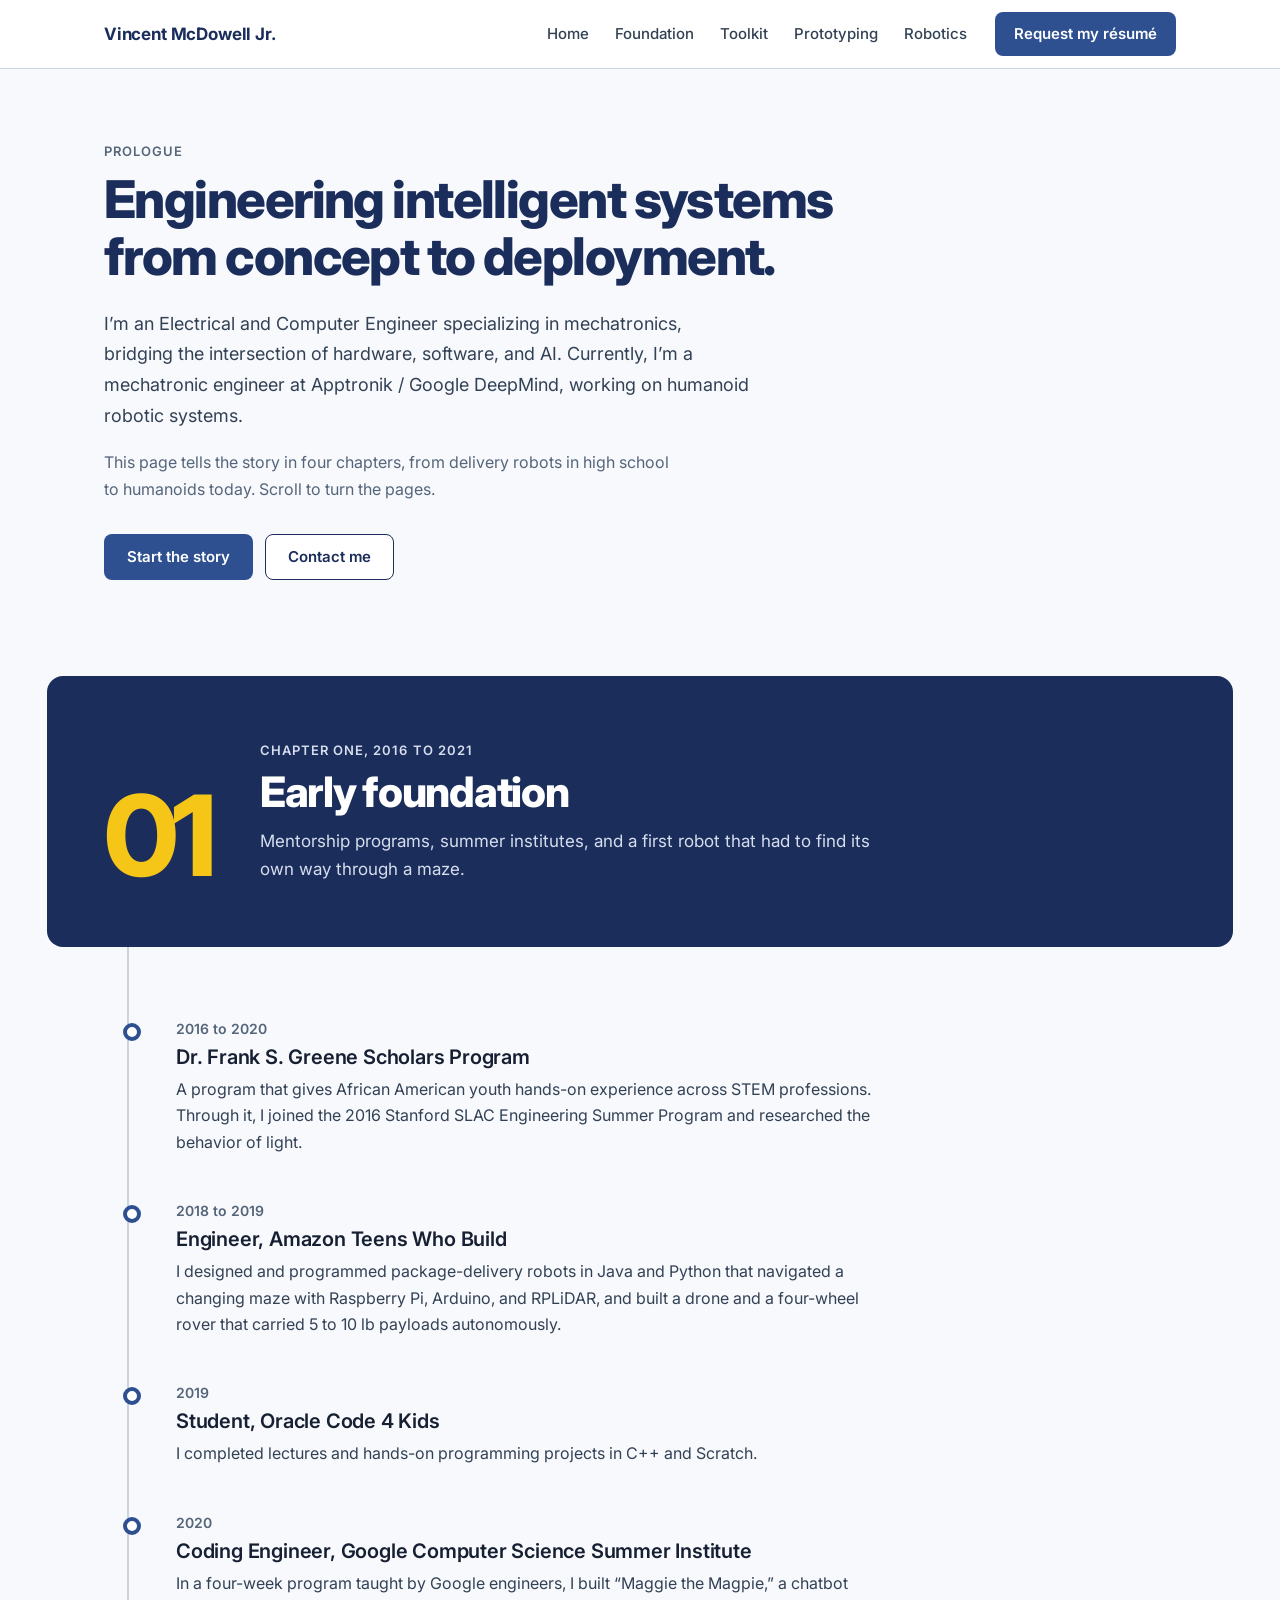
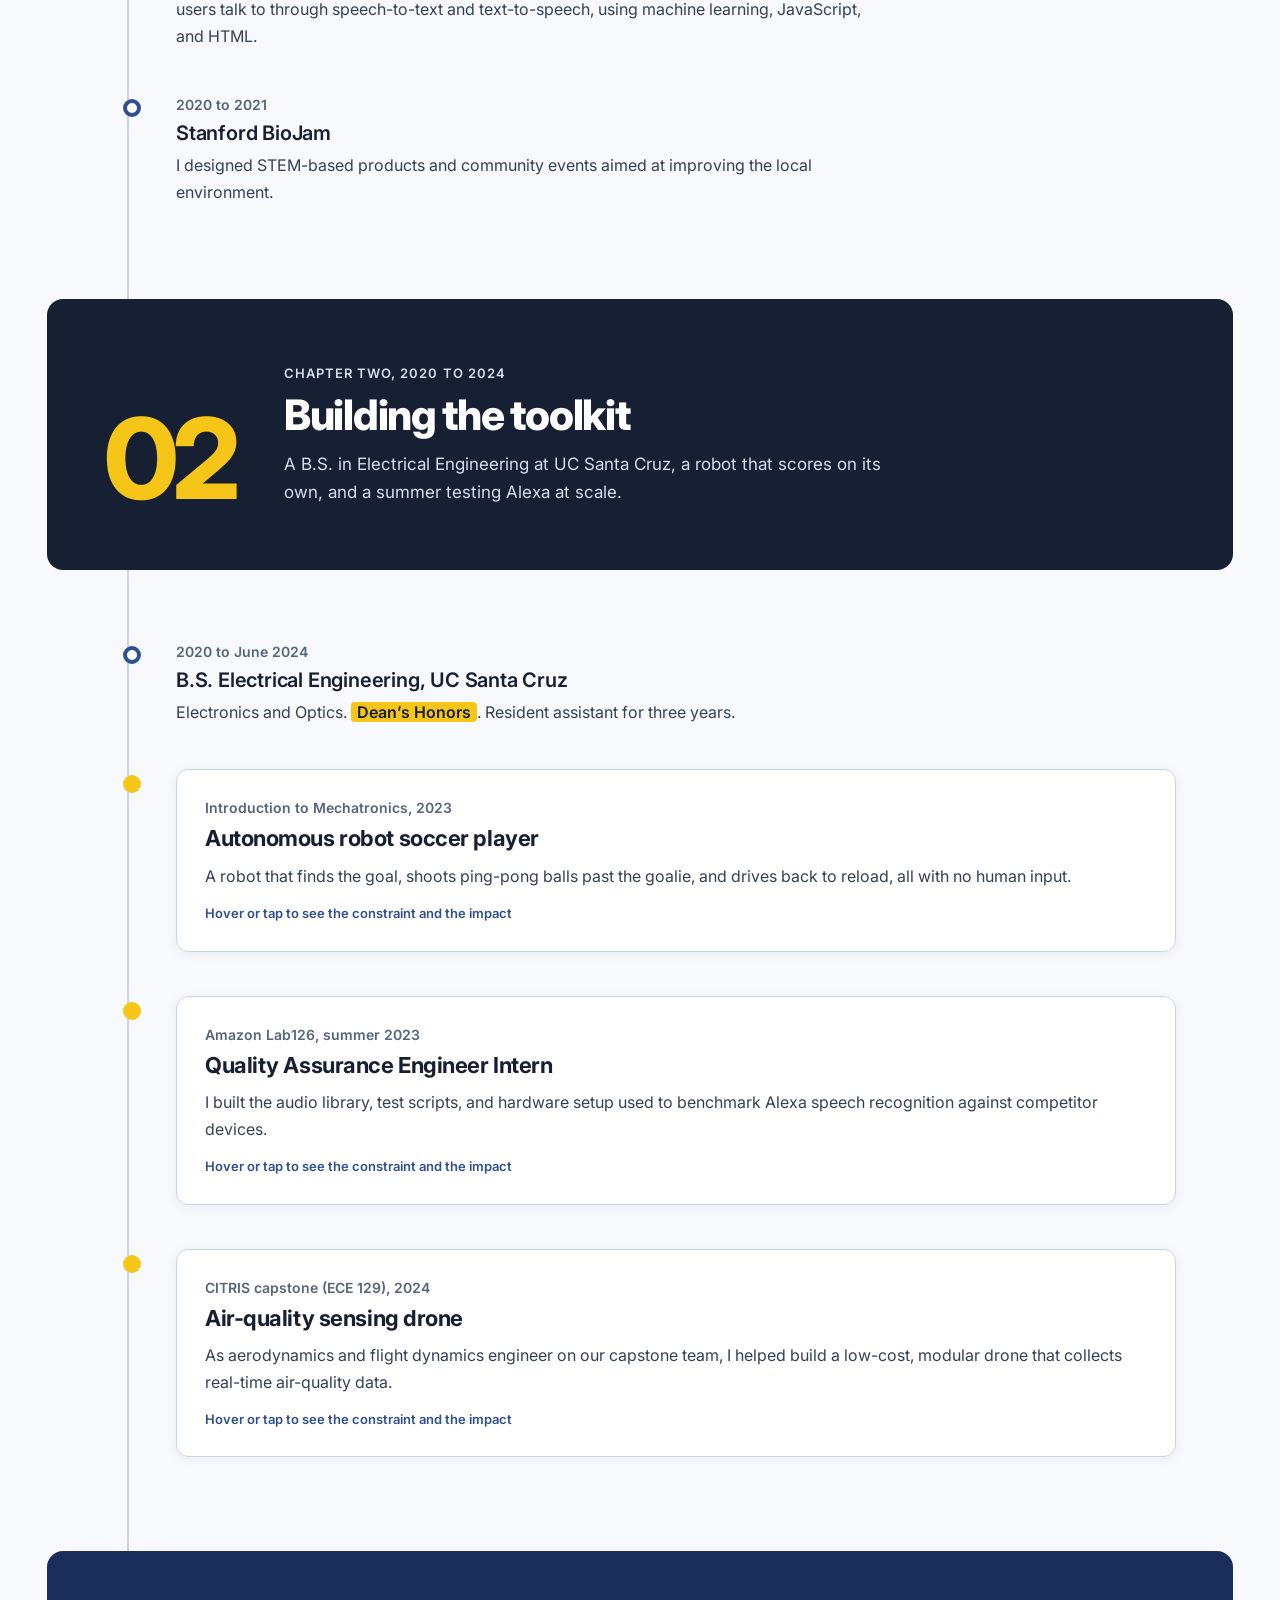
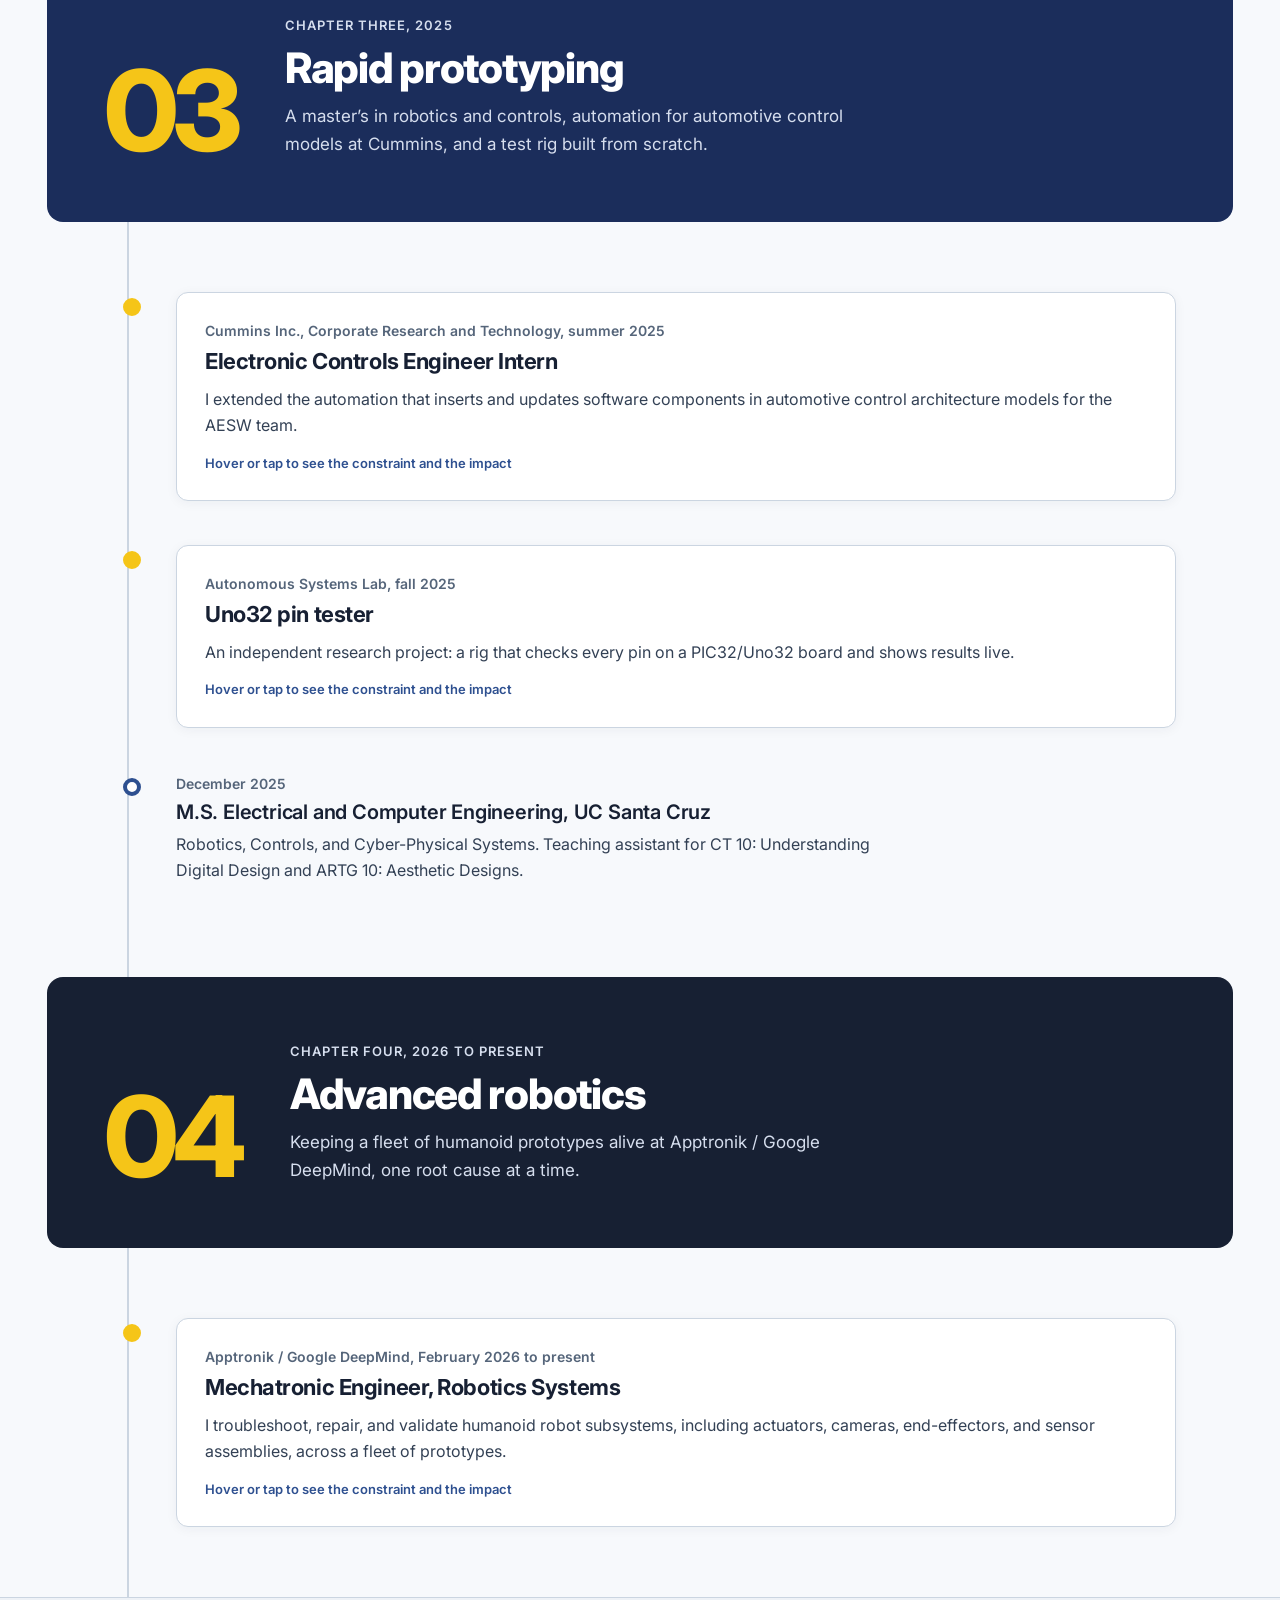
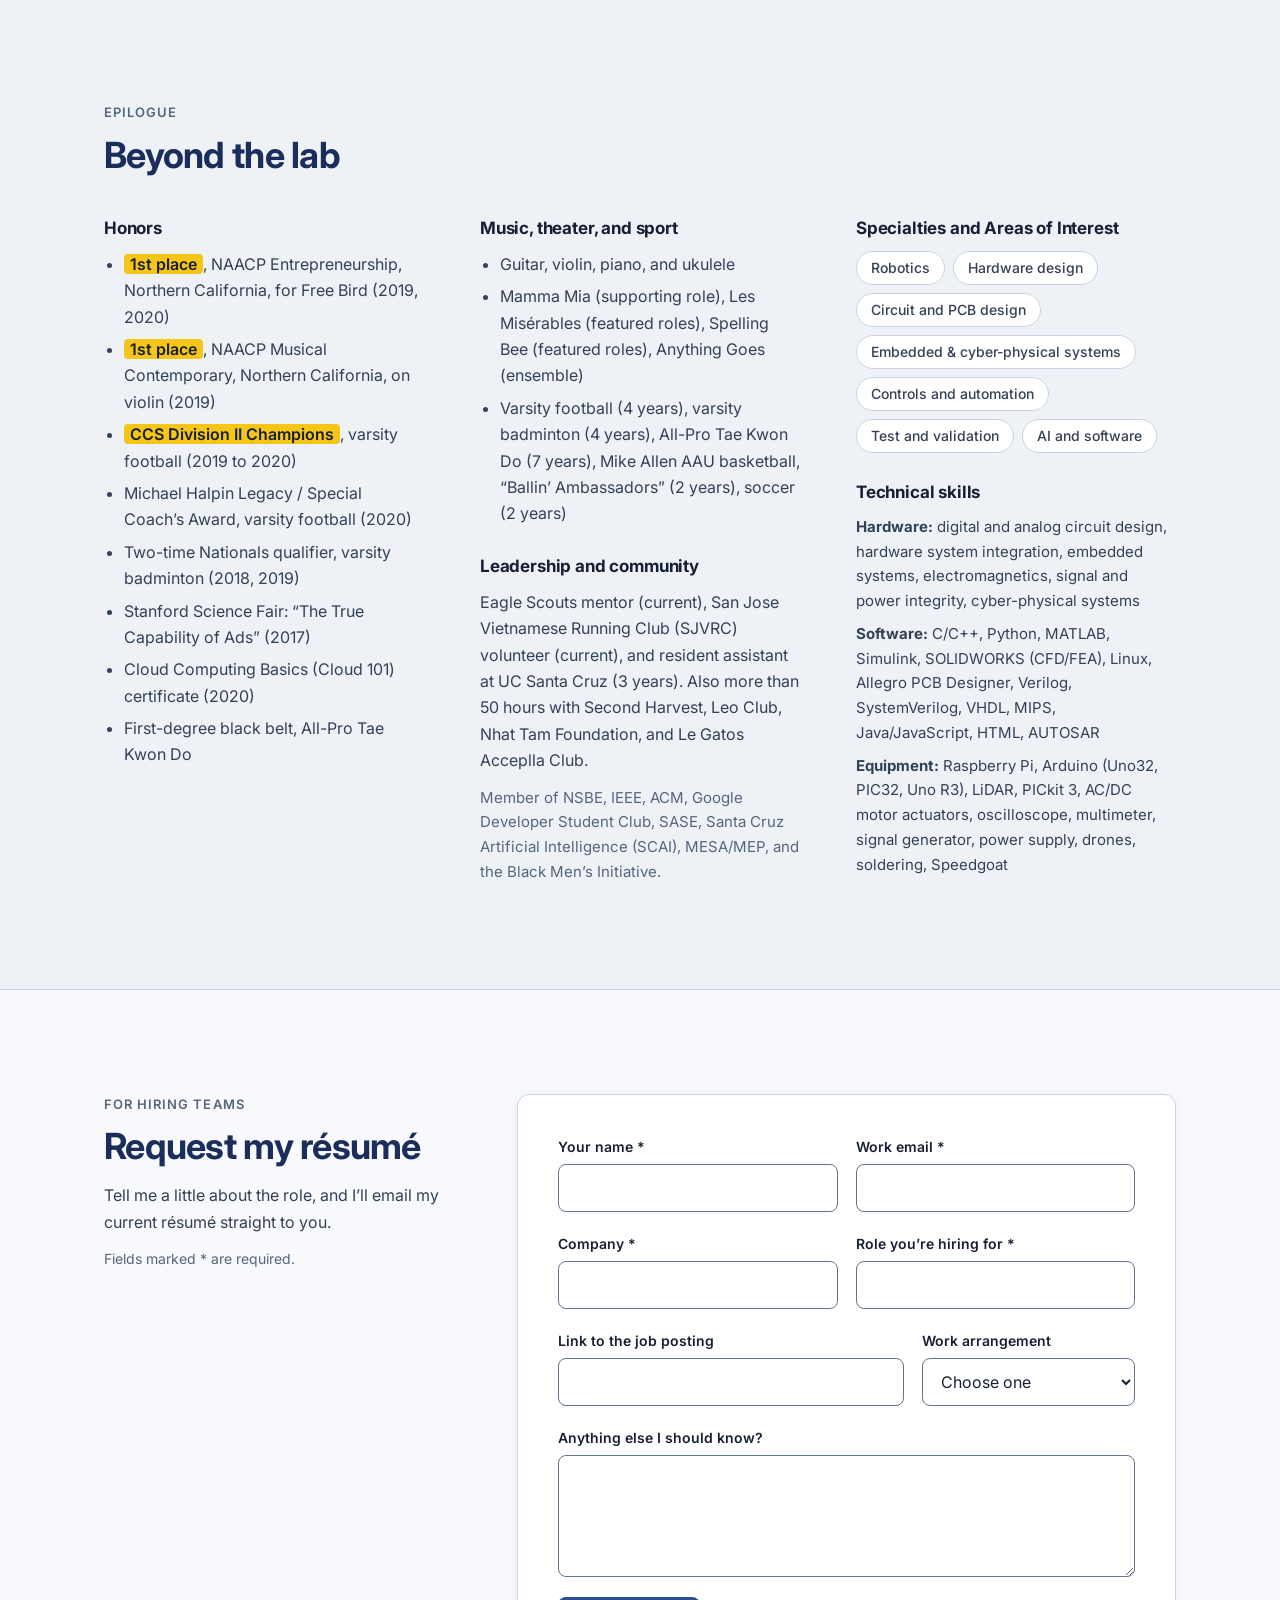
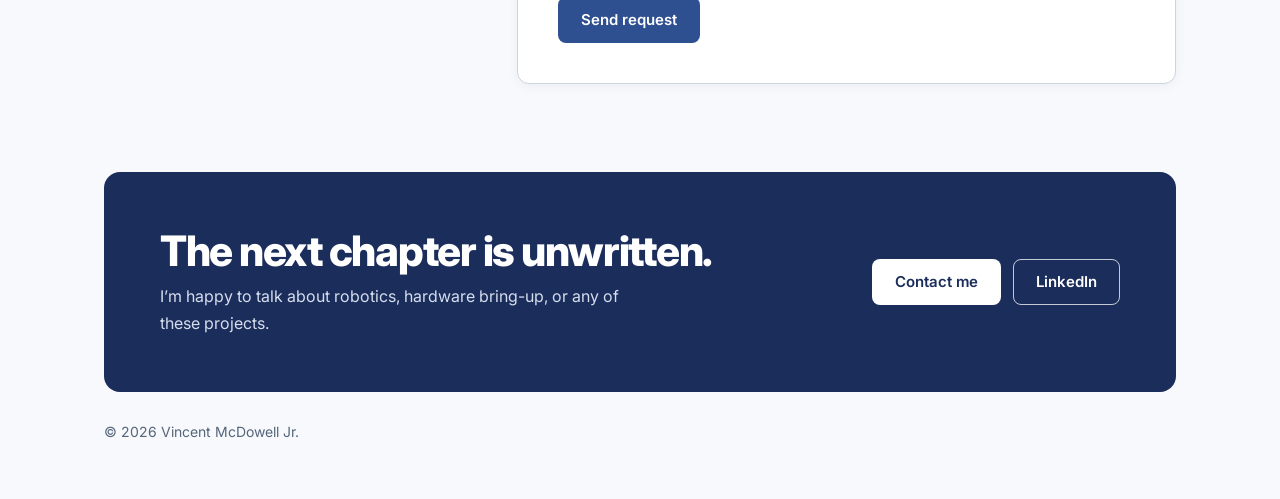
<file: story.html>
<!doctype html>
<html lang="en">
<head>
<meta charset="utf-8">
<meta name="viewport" content="width=device-width, initial-scale=1">
<title>My story | Vincent McDowell Jr.</title>
<meta name="description" content="The engineering story of Vincent McDowell Jr., from delivery robots in high school to humanoid robots at Apptronik / Google DeepMind.">
<link rel="preconnect" href="https://fonts.googleapis.com">
<link rel="preconnect" href="https://fonts.gstatic.com" crossorigin>
<link href="https://fonts.googleapis.com/css2?family=Inter:wght@400;500;600;700;800&display=swap" rel="stylesheet">
<link rel="stylesheet" href="site.css">
<style>
  /* My Story page layout. Colors, type, header, buttons, cards, chips, and form fields come from site.css. */

  /* Gold is this page's thread: the progress bar, the timeline fill, chapter numerals, milestone dots, and metric highlights. */
  mark{padding:0 6px;border-radius:4px;background:var(--gold);color:var(--text);font-weight:600;-webkit-box-decoration-break:clone;box-decoration-break:clone}
  #progress{position:fixed;top:0;left:0;z-index:30;width:0;height:3px;background:var(--gold);transition:width .12s linear}

  /* Scroll-triggered reveal */
  .reveal{opacity:0;transform:translateY(28px);transition:opacity .7s cubic-bezier(.2,.7,.2,1),transform .7s cubic-bezier(.2,.7,.2,1)}
  .reveal.in{opacity:1;transform:none}

  /* Hero */
  .hero{padding-top:clamp(40px,6vw,72px);padding-bottom:clamp(56px,8vw,96px);display:flex;flex-wrap:wrap;gap:56px;align-items:center}
  .hero .copy{flex:3 1 520px;min-width:0}
  .hero h1{max-width:15em;margin-bottom:24px}
  .hero .lead{margin:0 0 18px;max-width:36em;font-size:1.125rem;line-height:1.7}
  .hero .note{margin:0 0 32px;max-width:36em;color:var(--muted)}
  .hero .portrait{flex:2 1 320px;min-width:0}
  .portrait .frame{position:relative;overflow:hidden;aspect-ratio:4/5;display:flex;align-items:center;justify-content:center;padding:32px;border-radius:var(--radius);background:var(--navy);color:var(--on-navy-2);font-size:var(--fs-small);text-align:center;box-shadow:var(--shadow)}
  .portrait .frame img{position:absolute;inset:0;width:100%;height:100%;object-fit:cover}

  /* Story rail */
  #story{position:relative}
  .rail,.rail-fill{position:absolute;top:0;left:calc(5% + 27px);width:2px}
  .rail{bottom:0;background:var(--border)}
  .rail-fill{height:0;background:var(--gold);transition:height .2s linear}

  /* Chapter openers: navy, alternating with the deeper ink navy */
  .chapter{position:relative;margin:48px -5.3% 0;padding:clamp(40px,6vw,64px) 5.3%;border-radius:16px}
  .chapter:first-of-type{margin-top:0}
  .chapter.deep{background:var(--text)}
  .chapter .inner{display:flex;flex-wrap:wrap;gap:20px 48px;align-items:flex-end}
  .chapter .num{flex:0 0 auto;margin:0;font-size:clamp(4.5rem,3rem + 6vw,7rem);font-weight:800;line-height:.85;letter-spacing:-.05em;color:var(--gold)}
  .chapter .text{flex:1 1 400px;min-width:0}
  .chapter .label{margin:0 0 8px;font-size:var(--fs-label);font-weight:600;letter-spacing:.08em;text-transform:uppercase;color:var(--on-navy-2)}
  .chapter h2{margin-bottom:12px;font-size:clamp(1.875rem,1.4rem + 2vw,2.625rem);font-weight:800;line-height:1.08;letter-spacing:-.03em}
  .chapter .sub{margin:0;max-width:36em;font-size:var(--fs-lead);color:var(--on-navy-2)}

  /* Timeline entries */
  .entries{padding:48px 0 24px}
  .entry{position:relative;padding:22px 0 22px 72px}
  .entry .dot{position:absolute;left:19px;top:28px;width:18px;height:18px;border:4px solid var(--blue);border-radius:50%;background:var(--surface)}
  .entry .dot.gold{border-color:var(--gold);background:var(--gold)}
  .entry .yr{margin:0 0 4px;font-size:var(--fs-meta);font-weight:600;color:var(--muted)}
  .entry h3{margin-bottom:6px}
  .entry .d{margin:0;max-width:44em}

  /* Highlight cards */
  .hc{position:relative;overflow:hidden;cursor:pointer;transition:border-color .2s ease,box-shadow .2s ease}
  .hc:hover,.hc:focus-within,.hc.open{border-color:var(--blue);box-shadow:var(--shadow-hover)}
  .hc .top{display:flex;flex-wrap:wrap}
  .hc .media{position:relative;overflow:hidden;flex:2 1 300px;min-width:0;aspect-ratio:16/10;display:flex;align-items:center;justify-content:center;padding:24px;background:var(--surface-2);color:var(--muted);font-size:var(--fs-meta);text-align:center}
  .hc .media img{position:absolute;inset:0;width:100%;height:100%;object-fit:cover}
  .hc .body{flex:3 1 340px;min-width:0;padding:26px 28px}
  .hc .meta{margin:0 0 6px;font-size:var(--fs-meta);font-weight:600;color:var(--muted)}
  .hc h3{margin-bottom:10px;font-size:1.375rem;font-weight:700;line-height:1.25;letter-spacing:-.02em}
  .hc .sum{margin:0}
  .hc .hint{max-height:4em;overflow:hidden;margin:14px 0 0;font-size:var(--fs-label);font-weight:600;color:var(--blue);transition:opacity .2s,max-height .3s ease,margin .3s ease}
  .hc:hover .hint,.hc:focus-within .hint,.hc.open .hint{max-height:0;margin-top:0;opacity:0}
  .hc .more{max-height:0;overflow:hidden;padding:0 28px;opacity:0;transition:max-height .45s ease,opacity .35s ease,padding .35s ease}
  .hc:hover .more,.hc:focus-within .more,.hc.open .more{max-height:900px;padding:0 28px 28px;opacity:1}
  .hc .pair{display:flex;flex-wrap:wrap;gap:20px 32px;padding-top:20px;border-top:1px solid var(--border)}
  .hc .pair > div{flex:1 1 280px;min-width:0}
  .hc .pair p{margin:0;font-size:var(--fs-small)}
  .tag{display:inline-block;margin:0 0 8px;padding:3px 8px;border-radius:4px;background:var(--navy);color:#fff;font-size:var(--fs-label);font-weight:600;letter-spacing:.06em;text-transform:uppercase}
  .hc .chips{margin-top:18px}

  /* Epilogue */
  .epilogue{border-top:1px solid var(--border);border-bottom:1px solid var(--border);background:var(--surface-2)}
  .epilogue .wrap{padding-top:var(--section-gap);padding-bottom:var(--section-gap)}
  .epilogue h2{margin-bottom:40px}
  .epilogue .cols{display:flex;flex-wrap:wrap;gap:32px 56px}
  .epilogue .cols > div{flex:1 1 320px;min-width:0}
  .epilogue h3{margin-bottom:12px;font-size:1.0625rem;font-weight:700}
  .epilogue .chips{margin-bottom:28px}

  /* Résumé request */
  .request{padding-top:var(--section-gap);padding-bottom:40px;display:flex;flex-wrap:wrap;gap:40px 64px;align-items:flex-start}
  .request .intro{flex:1 1 300px;min-width:0}
  .request h2{margin-bottom:14px}
  .request form,.sent{flex:2 1 560px;min-width:0;padding:clamp(24px,4vw,40px)}
  .request form{display:flex;flex-direction:column;gap:20px}
  .sent{display:none}
  .sent .big{margin:0 0 8px;font-size:1.375rem;font-weight:700;color:var(--text)}

  /* Footer: the closing line is this page's last display heading */
  .site-footer .wrap{padding-top:48px;padding-bottom:56px}
  .cta-panel h2{font-size:clamp(1.875rem,1.4rem + 2vw,2.625rem);font-weight:800;line-height:1.08;letter-spacing:-.03em}

  /* Phones: pull the timeline rail in so the entries and cards get more reading width */
  @media (max-width:640px){
    .chapter{padding-left:6%;padding-right:6%}
    .rail,.rail-fill{left:calc(5% + 11px)}
    .entry{padding-left:44px}
    .entry .dot{left:3px}
    .hc .body{padding:22px}
    .hc .more{padding:0 22px}
    .hc:hover .more,.hc:focus-within .more,.hc.open .more{padding:0 22px 22px}
  }
  @media (prefers-reduced-motion:reduce){
    .reveal{opacity:1;transform:none}
  }
</style>
</head>
<body>

<div id="progress" aria-hidden="true"></div>

<header class="site-header">
  <div class="wrap">
    <a class="brand" href="index.html">Vincent McDowell Jr.</a>
    <nav aria-label="Chapters">
      <a href="index.html">Home</a>
      <a href="#ch1">Foundation</a>
      <a href="#ch2">Toolkit</a>
      <a href="#ch3">Prototyping</a>
      <a href="#ch4">Robotics</a>
    </nav>
    <a href="#request" class="btn btn-primary btn-sm">Request my résumé</a>
  </div>
</header>

<main>
  <section class="wrap hero reveal" id="top">
    <div class="copy">
      <p class="eyebrow">Prologue</p>
      <h1>Engineering intelligent systems from concept to deployment.</h1>
      <p class="lead">I’m an Electrical and Computer Engineer specializing in mechatronics, bridging the intersection of hardware, software, and AI. Currently, I’m a mechatronic engineer at Apptronik / Google DeepMind, working on humanoid robotic systems.</p>
      <p class="note">This page tells the story in four chapters, from delivery robots in high school to humanoids today. Scroll to turn the pages.</p>
      <div class="actions">
        <a href="#ch1" class="btn btn-primary">Start the story</a>
        <a href="#contact" class="btn btn-secondary">Contact me</a>
      </div>
    </div>
    <div class="portrait" hidden>
      <!-- Add your photo: delete `hidden` above, then put <img src="images/portrait.jpg" alt="Portrait of Vincent McDowell Jr."> inside the frame -->
      <div class="frame">[Portrait: you with a robot or at your bench]</div>
    </div>
  </section>

  <div id="story" class="wrap">
    <div class="rail" aria-hidden="true"></div>
    <div class="rail-fill" id="rail-fill" aria-hidden="true"></div>

    <section id="ch1" class="chapter on-navy reveal" aria-labelledby="ch1-h">
      <div class="inner">
        <p class="num">01</p>
        <div class="text">
          <p class="label">Chapter one, 2016 to 2021</p>
          <h2 id="ch1-h">Early foundation</h2>
          <p class="sub">Mentorship programs, summer institutes, and a first robot that had to find its own way through a maze.</p>
        </div>
      </div>
    </section>

    <div class="entries">
      <div class="entry reveal"><span class="dot" aria-hidden="true"></span><p class="yr">2016 to 2020</p><h3>Dr. Frank S. Greene Scholars Program</h3><p class="d">A program that gives African American youth hands-on experience across STEM professions. Through it, I joined the 2016 Stanford SLAC Engineering Summer Program and researched the behavior of light.</p></div>
      <div class="entry reveal"><span class="dot" aria-hidden="true"></span><p class="yr">2018 to 2019</p><h3>Engineer, Amazon Teens Who Build</h3><p class="d">I designed and programmed package-delivery robots in Java and Python that navigated a changing maze with Raspberry Pi, Arduino, and RPLiDAR, and built a drone and a four-wheel rover that carried 5 to 10 lb payloads autonomously.</p></div>
      <div class="entry reveal"><span class="dot" aria-hidden="true"></span><p class="yr">2019</p><h3>Student, Oracle Code 4 Kids</h3><p class="d">I completed lectures and hands-on programming projects in C++ and Scratch.</p></div>
      <div class="entry reveal"><span class="dot" aria-hidden="true"></span><p class="yr">2020</p><h3>Coding Engineer, Google Computer Science Summer Institute</h3><p class="d">In a four-week program taught by Google engineers, I built “Maggie the Magpie,” a chatbot users talk to through speech-to-text and text-to-speech, using machine learning, JavaScript, and HTML.</p></div>
      <div class="entry reveal"><span class="dot" aria-hidden="true"></span><p class="yr">2020 to 2021</p><h3>Stanford BioJam</h3><p class="d">I designed STEM-based products and community events aimed at improving the local environment.</p></div>
    </div>

    <section id="ch2" class="chapter on-navy deep reveal" aria-labelledby="ch2-h">
      <div class="inner">
        <p class="num">02</p>
        <div class="text">
          <p class="label">Chapter two, 2020 to 2024</p>
          <h2 id="ch2-h">Building the toolkit</h2>
          <p class="sub">A B.S. in Electrical Engineering at UC Santa Cruz, a robot that scores on its own, and a summer testing Alexa at scale.</p>
        </div>
      </div>
    </section>

    <div class="entries">
      <div class="entry reveal"><span class="dot" aria-hidden="true"></span><p class="yr">2020 to June 2024</p><h3>B.S. Electrical Engineering, UC Santa Cruz</h3><p class="d">Electronics and Optics. <mark>Dean’s Honors</mark>. Resident assistant for three years.</p></div>

      <div class="entry reveal"><span class="dot gold" aria-hidden="true"></span>
        <article class="hc card"tabindex="0" aria-expanded="false">
          <div class="top">
            <!-- Add media: <img src="images/soccer-robot.jpg" alt="..."> -->
            <div class="media" hidden>[Video: one full run, from finding the goal to reloading]</div>
            <div class="body">
              <p class="meta">Introduction to Mechatronics, 2023</p>
              <h3>Autonomous robot soccer player</h3>
              <p class="sum">A robot that finds the goal, shoots ping-pong balls past the goalie, and drives back to reload, all with no human input.</p>
              <p class="hint">Hover or tap to see the constraint and the impact</p>
            </div>
          </div>
          <div class="more">
            <div class="pair">
              <div><span class="tag">Constraint</span><p>The light and signal sensors picked up noise outside the beacon band, and the robot had to fire without hitting a moving goalie.</p></div>
              <div><span class="tag">Impact</span><p>I designed Butterworth and Chebyshev filters tuned to 1.5 to 2.5 kHz in Allegro, extending usable sensor range, and modeled the chassis in SOLIDWORKS. 100% shot accuracy in testing.</p></div>
            </div>
            <ul class="chips tech" aria-label="Tools"><li>C</li><li>Allegro PCB Designer</li><li>SOLIDWORKS</li><li>Analog filter design</li></ul>
          </div>
        </article>
      </div>

      <div class="entry reveal"><span class="dot gold" aria-hidden="true"></span>
        <article class="hc card"tabindex="0" aria-expanded="false">
          <div class="top">
            <div class="media" hidden>[Photo: Raspberry Pi and microphone test rig]</div>
            <div class="body">
              <p class="meta">Amazon Lab126, summer 2023</p>
              <h3>Quality Assurance Engineer Intern</h3>
              <p class="sum">I built the audio library, test scripts, and hardware setup used to benchmark Alexa speech recognition against competitor devices.</p>
              <p class="hint">Hover or tap to see the constraint and the impact</p>
            </div>
          </div>
          <div class="more">
            <div class="pair">
              <div><span class="tag">Constraint</span><p>Competitor devices could not run inside the Alexa test framework, and manual ASR runs were slow and hard to compare fairly.</p></div>
              <div><span class="tag">Impact</span><p>An unbiased library of <mark>18,000</mark> test recordings, Python tests built on the team’s automation infrastructure to drive Raspberry Pis and external microphones on Linux, and a new setup that brought competitor devices into the Alexa environment. The new test suite uses the recordings to test Alexa and all of its competitor devices.</p></div>
            </div>
            <ul class="chips tech" aria-label="Tools"><li>Python</li><li>Linux</li><li>Raspberry Pi</li><li>Amazon internal test software</li></ul>
          </div>
        </article>
      </div>

      <div class="entry reveal"><span class="dot gold" aria-hidden="true"></span>
        <article class="hc card"tabindex="0" aria-expanded="false">
          <div class="top">
            <div class="media" hidden>[CFD renders of the enclosure, or flight footage]</div>
            <div class="body">
              <p class="meta">CITRIS capstone (ECE 129), 2024</p>
              <h3>Air-quality sensing drone</h3>
              <p class="sum">As aerodynamics and flight dynamics engineer on our capstone team, I helped build a low-cost, modular drone that collects real-time air-quality data.</p>
              <p class="hint">Hover or tap to see the constraint and the impact</p>
            </div>
          </div>
          <div class="more">
            <div class="pair">
              <div><span class="tag">Constraint</span><p>A low-cost platform still had to fly stably with a sensor payload, and raw readings from several sensors were not usable for decisions on their own.</p></div>
              <div><span class="tag">Impact</span><p>A Python AQI algorithm that fuses the sensor streams into a real-time assessment, and a payload enclosure iterated in SOLIDWORKS CFD and FEA. Drag reduced by about 22% across design iterations.</p></div>
            </div>
            <ul class="chips tech" aria-label="Tools"><li>Python</li><li>SOLIDWORKS Simulation (CFD/FEA)</li></ul>
          </div>
        </article>
      </div>
    </div>

    <section id="ch3" class="chapter on-navy reveal" aria-labelledby="ch3-h">
      <div class="inner">
        <p class="num">03</p>
        <div class="text">
          <p class="label">Chapter three, 2025</p>
          <h2 id="ch3-h">Rapid prototyping</h2>
          <p class="sub">A master’s in robotics and controls, automation for automotive control models at Cummins, and a test rig built from scratch.</p>
        </div>
      </div>
    </section>

    <div class="entries">
      <div class="entry reveal"><span class="dot gold" aria-hidden="true"></span>
        <article class="hc card"tabindex="0" aria-expanded="false">
          <div class="top">
            <div class="media" hidden>[Diagram: component integration into the control architecture model]</div>
            <div class="body">
              <p class="meta">Cummins Inc., Corporate Research and Technology, summer 2025</p>
              <h3>Electronic Controls Engineer Intern</h3>
              <p class="sum">I extended the automation that inserts and updates software components in automotive control architecture models for the AESW team.</p>
              <p class="hint">Hover or tap to see the constraint and the impact</p>
            </div>
          </div>
          <div class="more">
            <div class="pair">
              <div><span class="tag">Constraint</span><p>Components were integrated by hand, which slowed rapid prototyping, and port and connector errors only surfaced late, during model execution.</p></div>
              <div><span class="tag">Impact</span><p><mark>100%</mark> of new and updated components integrated correctly into the architecture file, plus Python parsers for ARXML/ECU files that check every port and connector for mismatches before execution. A workflow of up to 6 hours cut to 10 minutes.</p></div>
            </div>
            <ul class="chips tech" aria-label="Tools"><li>Python</li><li>MATLAB Simulink</li><li>AUTOSAR/CSAR</li><li>ARXML</li><li>Speedgoat</li></ul>
          </div>
        </article>
      </div>

      <div class="entry reveal"><span class="dot gold" aria-hidden="true"></span>
        <article class="hc card"tabindex="0" aria-expanded="false">
          <div class="top">
            <div class="media" hidden>[Photo: custom PCB shield on the Uno32 with the GUI beside it]</div>
            <div class="body">
              <p class="meta">Autonomous Systems Lab, fall 2025</p>
              <h3>Uno32 pin tester</h3>
              <p class="sum">An independent research project: a rig that checks every pin on a PIC32/Uno32 board and shows results live.</p>
              <p class="hint">Hover or tap to see the constraint and the impact</p>
            </div>
          </div>
          <div class="more">
            <div class="pair">
              <div><span class="tag">Constraint</span><p>The board had no self-test of its own, and the Arduino tester lacked both the channels and the input compatibility to read the Uno32 directly.</p></div>
              <div><span class="tag">Impact</span><p>Non-blocking state machines on both boards, a UART handshake feeding a Tkinter GUI, three 16-channel multiplexers (<mark>48 channels</mark>) with voltage-divider PWM mapping, and a custom PCB shield. Tests all 42 usable I/O pins in about 2 minutes; hookup that took about 3 minutes from the schematic is almost instant with the shield.</p></div>
            </div>
            <ul class="chips tech" aria-label="Tools"><li>C</li><li>Python (Tkinter)</li><li>UART</li><li>PCB design</li></ul>
          </div>
        </article>
      </div>

      <div class="entry reveal"><span class="dot" aria-hidden="true"></span><p class="yr">December 2025</p><h3>M.S. Electrical and Computer Engineering, UC Santa Cruz</h3><p class="d">Robotics, Controls, and Cyber-Physical Systems. Teaching assistant for CT 10: Understanding Digital Design and ARTG 10: Aesthetic Designs.</p></div>
    </div>

    <section id="ch4" class="chapter on-navy deep reveal" aria-labelledby="ch4-h">
      <div class="inner">
        <p class="num">04</p>
        <div class="text">
          <p class="label">Chapter four, 2026 to present</p>
          <h2 id="ch4-h">Advanced robotics</h2>
          <p class="sub">Keeping a fleet of humanoid prototypes alive at Apptronik / Google DeepMind, one root cause at a time.</p>
        </div>
      </div>
    </section>

    <div class="entries" style="padding-bottom:48px">
      <div class="entry reveal"><span class="dot gold" aria-hidden="true"></span>
        <article class="hc card"tabindex="0" aria-expanded="false">
          <div class="top">
            <div class="media" hidden>[Approved photo of you with the hardware, or a public image of the robot]</div>
            <div class="body">
              <p class="meta">Apptronik / Google DeepMind, February 2026 to present</p>
              <h3>Mechatronic Engineer, Robotics Systems</h3>
              <p class="sum">I troubleshoot, repair, and validate humanoid robot subsystems, including actuators, cameras, end-effectors, and sensor assemblies, across a fleet of prototypes.</p>
              <p class="hint">Hover or tap to see the constraint and the impact</p>
            </div>
          </div>
          <div class="more">
            <div class="pair">
              <div><span class="tag">Constraint</span><p>Faults could originate in the mechanical, electrical, or control layer, and hardware configuration records drifted across the fleet as parts were swapped.</p></div>
              <div><span class="tag">Impact</span><p>Restored robotic hands and multi-modal sensing (vision, motion tracking) across the entire fleet of 46 humanoid robots, validated the full sensor-to-actuator path during bring-up, and wrote Python tools that cut configuration update time by 50 to 75%.</p></div>
            </div>
            <ul class="chips tech" aria-label="Tools"><li>Python</li><li>GitHub</li><li>System logs</li><li>Telemetry</li><li>Control software</li></ul>
          </div>
        </article>
      </div>
    </div>
  </div>

  <section class="epilogue reveal" id="epilogue" aria-labelledby="epi-h">
    <div class="wrap">
      <p class="eyebrow">Epilogue</p>
      <h2 id="epi-h">Beyond the lab</h2>
      <div class="cols">
        <div>
          <h3>Honors</h3>
          <ul class="hl">
            <li><mark>1st place</mark>, NAACP Entrepreneurship, Northern California, for Free Bird (2019, 2020)</li>
            <li><mark>1st place</mark>, NAACP Musical Contemporary, Northern California, on violin (2019)</li>
            <li><mark>CCS Division II Champions</mark>, varsity football (2019 to 2020)</li>
            <li>Michael Halpin Legacy / Special Coach’s Award, varsity football (2020)</li>
            <li>Two-time Nationals qualifier, varsity badminton (2018, 2019)</li>
            <li>Stanford Science Fair: “The True Capability of Ads” (2017)</li>
            <li>Cloud Computing Basics (Cloud 101) certificate (2020)</li>
            <li>First-degree black belt, All-Pro Tae Kwon Do</li>
          </ul>
        </div>
        <div>
          <h3>Music, theater, and sport</h3>
          <ul class="hl" style="margin-bottom:28px">
            <li>Guitar, violin, piano, and ukulele</li>
            <li>Mamma Mia (supporting role), Les Misérables (featured roles), Spelling Bee (featured roles), Anything Goes (ensemble)</li>
            <li>Varsity football (4 years), varsity badminton (4 years), All-Pro Tae Kwon Do (7 years), Mike Allen AAU basketball, “Ballin’ Ambassadors” (2 years), soccer (2 years)</li>
          </ul>
          <h3>Leadership and community</h3>
          <p style="margin:0 0 12px">Eagle Scouts mentor (current), San Jose Vietnamese Running Club (SJVRC) volunteer (current), and resident assistant at UC Santa Cruz (3 years). Also more than 50 hours with Second Harvest, Leo Club, Nhat Tam Foundation, and Le Gatos Acceplla Club.</p>
          <p style="margin:0;color:var(--muted);font-size:15px">Member of NSBE, IEEE, ACM, Google Developer Student Club, SASE, Santa Cruz Artificial Intelligence (SCAI), MESA/MEP, and the Black Men’s Initiative.</p>
        </div>
        <div>
          <h3>Specialties and Areas of Interest</h3>
          <ul class="chips">
            <li>Robotics</li><li>Hardware design</li><li>Circuit and PCB design</li><li>Embedded &amp; cyber-physical systems</li><li>Controls and automation</li><li>Test and validation</li><li>AI and software</li>
          </ul>
          <h3>Technical skills</h3>
          <p style="margin:0 0 8px;font-size:15px"><strong>Hardware:</strong> digital and analog circuit design, hardware system integration, embedded systems, electromagnetics, signal and power integrity, cyber-physical systems</p>
          <p style="margin:0 0 8px;font-size:15px"><strong>Software:</strong> C/C++, Python, MATLAB, Simulink, SOLIDWORKS (CFD/FEA), Linux, Allegro PCB Designer, Verilog, SystemVerilog, VHDL, MIPS, Java/JavaScript, HTML, AUTOSAR</p>
          <p style="margin:0;font-size:15px"><strong>Equipment:</strong> Raspberry Pi, Arduino (Uno32, PIC32, Uno R3), LiDAR, PICkit 3, AC/DC motor actuators, oscilloscope, multimeter, signal generator, power supply, drones, soldering, Speedgoat</p>
        </div>
      </div>
    </div>
  </section>

  <section class="wrap request reveal" id="request" aria-labelledby="request-h">
    <div class="intro">
      <p class="eyebrow">For hiring teams</p>
      <h2 id="request-h">Request my résumé</h2>
      <p style="margin:0 0 12px;color:var(--text-2);max-width:26em">Tell me a little about the role, and I’ll email my current résumé straight to you.</p>
      <p style="margin:0;font-size:14px;color:var(--muted)">Fields marked * are required.</p>
    </div>
    <!-- FORM SETUP: use the same Formspree id as index.html. -->
    <form class="card" id="resume-form" action="https://formspree.io/f/meaanvoy" method="POST" novalidate>
      <div class="frow">
        <div class="field"><label for="f-name">Your name *</label><input id="f-name" name="name" type="text" autocomplete="name" required><p class="err">Enter your name.</p></div>
        <div class="field"><label for="f-email">Work email *</label><input id="f-email" name="email" type="email" autocomplete="email" required><p class="err">Enter an email address like name@company.com.</p></div>
      </div>
      <div class="frow">
        <div class="field"><label for="f-company">Company *</label><input id="f-company" name="company" type="text" autocomplete="organization" required><p class="err">Enter your company.</p></div>
        <div class="field"><label for="f-role">Role you’re hiring for *</label><input id="f-role" name="role" type="text" required><p class="err">Enter the role you’re hiring for.</p></div>
      </div>
      <div class="frow">
        <div class="field wide"><label for="f-link">Link to the job posting</label><input id="f-link" name="job_link" type="url"></div>
        <div class="field" style="flex-basis:180px"><label for="f-mode">Work arrangement</label>
          <select id="f-mode" name="work_arrangement"><option value="">Choose one</option><option>On-site</option><option>Hybrid</option><option>Remote</option><option>Not sure yet</option></select></div>
      </div>
      <div class="field"><label for="f-note">Anything else I should know?</label><textarea id="f-note" name="message" rows="4"></textarea></div>
      <input type="hidden" name="_subject" value="Résumé request from your portfolio">
      <div><button type="submit" class="btn btn-primary">Send request</button></div>
      <p class="err" id="form-fail" style="display:none">Something went wrong sending the request<span id="fail-detail"></span>. Please email me directly at <a href="mailto:vincentmcdowelljr@gmail.com">vincentmcdowelljr@gmail.com</a>.</p>
    </form>
    <div class="sent card" id="form-sent" role="status">
      <p class="big">Request sent</p>
      <p style="margin:0 0 24px;color:var(--text-2);max-width:34em" id="sent-text">Thanks! Reaching out to Vincent to send his résumé your way.</p>
      <button type="button" class="btn btn-secondary" id="send-another">Send another request</button>
    </div>
  </section>
</main>

<footer class="site-footer" id="contact">
  <div class="wrap">
    <div class="cta-panel on-navy">
      <div style="flex:1 1 360px;min-width:0">
        <h2>The next chapter is unwritten.</h2>
        <p>I’m happy to talk about robotics, hardware bring-up, or any of these projects.</p>
      </div>
      <div class="links">
        <a href="mailto:vincentmcdowelljr@gmail.com" class="btn btn-primary">Contact me</a>
        <a href="https://linkedin.com/in/vincentmcdowelljr/" class="btn btn-secondary">LinkedIn</a>
        <!-- Add your GitHub: <a href="https://github.com/YOUR_USERNAME" class="btn btn-secondary">GitHub</a> -->
      </div>
    </div>
    <p class="copyright">© 2026 Vincent McDowell Jr.</p>
  </div>
</footer>

<script>
  var reduce = window.matchMedia && window.matchMedia('(prefers-reduced-motion: reduce)').matches;

  // Reading progress bar and the gold timeline fill.
  var bar = document.getElementById('progress');
  var fill = document.getElementById('rail-fill');
  var story = document.getElementById('story');
  var ticking = false;
  function update() {
    var doc = document.documentElement;
    var vh = window.innerHeight;
    var y = window.scrollY || doc.scrollTop;
    var total = Math.max(1, doc.scrollHeight - vh);
    bar.style.width = Math.min(100, Math.max(0, y / total * 100)) + '%';
    var r = story.getBoundingClientRect();
    var top = r.top + y;
    fill.style.height = Math.min(100, Math.max(0, (y + vh * 0.6 - top) / Math.max(1, r.height) * 100)) + '%';
  }
  function onScroll() { if (ticking) return; ticking = true; requestAnimationFrame(function () { ticking = false; update(); }); }
  window.addEventListener('scroll', onScroll, { passive: true });
  window.addEventListener('resize', onScroll);
  update();

  // Mark the nav link for the chapter currently on screen.
  var chapterLinks = Array.prototype.slice.call(document.querySelectorAll('.site-header nav a[href^="#"]'));
  var chapters = chapterLinks.map(function (a) { return document.getElementById(a.getAttribute('href').slice(1)); });
  function spy() {
    var line = window.innerHeight * 0.35;
    var inStory = story.getBoundingClientRect().bottom > line;
    var current = -1;
    chapters.forEach(function (c, i) { if (c && inStory && c.getBoundingClientRect().top <= line) current = i; });
    chapterLinks.forEach(function (a, i) {
      if (i === current) a.setAttribute('aria-current', 'location'); else a.removeAttribute('aria-current');
    });
  }
  window.addEventListener('scroll', spy, { passive: true });
  window.addEventListener('resize', spy);
  spy();

  // Scroll-triggered reveals: each block fades in once, the first time it enters view.
  var blocks = document.querySelectorAll('.reveal');
  if (reduce || !('IntersectionObserver' in window)) {
    blocks.forEach(function (b) { b.classList.add('in'); });
  } else {
    var io = new IntersectionObserver(function (entries) {
      entries.forEach(function (en) { if (en.isIntersecting) { en.target.classList.add('in'); io.unobserve(en.target); } });
    }, { rootMargin: '0px 0px -12% 0px', threshold: 0.15 });
    blocks.forEach(function (b) { io.observe(b); });
  }

  // Highlight cards: hover and focus open them in CSS; a tap or Enter toggles them for touch and keyboard users.
  document.querySelectorAll('.hc').forEach(function (card) {
    function toggle() {
      var open = card.classList.toggle('open');
      card.setAttribute('aria-expanded', open ? 'true' : 'false');
    }
    card.addEventListener('click', toggle);
    card.addEventListener('keydown', function (e) { if (e.key === 'Enter' || e.key === ' ') { e.preventDefault(); toggle(); } });
  });

  // Résumé request form: validate, then send to the form service.
  var form = document.getElementById('resume-form');
  var sent = document.getElementById('form-sent');
  var fail = document.getElementById('form-fail');
  function check(id, test) {
    var input = document.getElementById(id);
    var ok = test(input.value.trim());
    input.closest('.field').classList.toggle('invalid', !ok);
    input.setAttribute('aria-invalid', ok ? 'false' : 'true');
    return ok;
  }
  form.addEventListener('submit', function (e) {
    e.preventDefault();
    fail.style.display = 'none';
    var ok = true;
    ok = check('f-name', function (v) { return v.length > 0; }) && ok;
    ok = check('f-email', function (v) { return /^[^\s@]+@[^\s@]+\.[^\s@]+$/.test(v); }) && ok;
    ok = check('f-company', function (v) { return v.length > 0; }) && ok;
    ok = check('f-role', function (v) { return v.length > 0; }) && ok;
    if (!ok) { form.querySelector('.invalid input').focus(); return; }
    var data = new FormData(form);
    var button = form.querySelector('button[type=submit]');
    button.disabled = true; button.textContent = 'Sending…';
    fetch(form.action, { method: 'POST', body: data, headers: { 'Accept': 'application/json' } })
      .then(function (r) {
        return r.json().catch(function () { return {}; }).then(function (body) {
          if (!r.ok) {
            var detail = (body.errors || []).map(function (e) { return e.message; }).join(' ') || body.error || ('HTTP ' + r.status);
            throw new Error(detail);
          }
          document.getElementById('sent-text').textContent = 'Thanks, ' + data.get('name') + '! Reaching out to Vincent to send his résumé your way for the ' + data.get('role') + ' role at ' + data.get('company') + '.';
          form.style.display = 'none'; sent.style.display = 'block';
        });
      })
      .catch(function (e) {
        if (e instanceof TypeError) {
          // The browser blocked the background request (for example when the page is opened as a local file).
          // Send the form the ordinary way instead; Formspree shows its own thank-you page.
          form.submit();
          return;
        }
        document.getElementById('fail-detail').textContent = e.message ? ' (' + e.message + ')' : '';
        fail.style.display = 'block';
      })
      .finally(function () { button.disabled = false; button.textContent = 'Send request'; });
  });
  document.getElementById('send-another').addEventListener('click', function () {
    form.reset(); sent.style.display = 'none'; form.style.display = 'flex';
  });
  ['f-name','f-email','f-company','f-role'].forEach(function (id) {
    document.getElementById(id).addEventListener('input', function () { this.closest('.field').classList.remove('invalid'); });
  });
</script>
</body>
</html>
</file>
<file: site.css>
/* ==========================================================================
   Shared design system for index.html and story.html.
   Colors, type, and every component the two pages have in common live here.
   Layout that belongs to only one page stays in that page's own <style> block.
   ========================================================================== */

:root{
  /* Surfaces */
  --bg:#F7F9FC;             /* page background */
  --surface:#FFFFFF;        /* cards and content surfaces */
  --surface-2:#EEF2F7;      /* alternate sections and subtle containers */

  /* Text */
  --text:#172033;           /* headings and important content */
  --text-2:#334155;         /* body text */
  --muted:#55657A;          /* dates, captions, supplementary detail */

  /* Brand */
  --navy:#1B2D5B;           /* dark sections, hover states, emphasis */
  --blue:#2E5090;           /* buttons, links, interactive accents */
  --gold:#F5C518;           /* occasional highlights; never body text on a light surface */

  /* Lines and feedback */
  --border:#CBD5E1;         /* cards and section dividers */
  --border-strong:#94A3B8;  /* card border on hover */
  --field-border:#64748B;   /* form inputs, which need 3:1 against white */
  --error:#B3261E;

  /* Text on navy */
  --on-navy:#FFFFFF;
  --on-navy-2:#D6DEEE;
  --on-navy-line:rgba(255,255,255,.3);

  /* Shape and elevation */
  --radius:12px;
  --radius-sm:8px;
  --shadow:0 2px 12px rgba(23,32,51,.05);
  --shadow-hover:0 6px 20px rgba(23,32,51,.09);

  /* Type scale */
  --fs-hero:clamp(1.875rem,1.1rem + 3.4vw,3.25rem);  /* hero heading */
  --fs-h2:clamp(1.75rem,1.4rem + 1.4vw,2.25rem);     /* section headings */
  --fs-h3:1.25rem;                                   /* card headings */
  --fs-lead:1.0625rem;                               /* intro paragraphs */
  --fs-body:1rem;
  --fs-small:.9375rem;                               /* dense body text */
  --fs-meta:.875rem;                                 /* dates and captions */
  --fs-label:.8125rem;                               /* uppercase labels and tags */

  /* Rhythm */
  --section-gap:clamp(64px,9vw,104px);
  --header-h:68px;
}

/* Base ------------------------------------------------------------------- */
*{box-sizing:border-box}
html{-webkit-text-size-adjust:100%}
body{margin:0;font-family:'Inter',system-ui,-apple-system,'Segoe UI',Roboto,sans-serif;font-size:var(--fs-body);line-height:1.65;color:var(--text-2);background:var(--bg);-webkit-font-smoothing:antialiased}
h1,h2,h3{margin:0;color:var(--text);font-weight:700;line-height:1.2;letter-spacing:-.02em;text-wrap:balance}
h1{font-size:var(--fs-hero);font-weight:800;line-height:1.08;letter-spacing:-.03em;color:var(--navy);text-wrap:wrap}
h2{font-size:var(--fs-h2);color:var(--navy)}
h3{font-size:var(--fs-h3);font-weight:600;line-height:1.3;letter-spacing:-.01em}
a{color:var(--blue);text-underline-offset:3px}
a:hover{color:var(--navy)}
button{font-family:inherit;cursor:pointer}
img{max-width:100%}
:focus-visible{outline:3px solid var(--blue);outline-offset:3px}
.wrap{max-width:1200px;margin:0 auto;padding-left:5%;padding-right:5%}
.hl{margin:0;padding-left:20px}
.hl li{margin-bottom:6px}

/* Photo slots waiting on a photo carry the `hidden` attribute. To fill one: delete `hidden` and swap the bracketed text for an <img>. */
[hidden]{display:none!important}

/* Small uppercase label above a heading */
.eyebrow{margin:0 0 10px;font-size:var(--fs-label);font-weight:600;letter-spacing:.08em;text-transform:uppercase;color:var(--muted)}

/* Navy surfaces: the band, chapter openers, and the closing panel ---------- */
.on-navy{background:var(--navy);color:var(--on-navy)}
.on-navy h2,.on-navy h3{color:var(--on-navy)}
.on-navy :focus-visible{outline-color:var(--gold)}

/* Header and navigation --------------------------------------------------- */
.site-header{position:relative;z-index:20;background:var(--surface);border-bottom:1px solid var(--border)}
.site-header .wrap{display:flex;flex-wrap:wrap;align-items:center;gap:0 28px;min-height:var(--header-h);padding-top:10px;padding-bottom:10px}
.site-header .brand{margin-right:auto;padding:10px 0;font-size:1.0625rem;font-weight:700;letter-spacing:-.01em;color:var(--navy);text-decoration:none}
.site-header nav{display:flex;align-items:center;gap:0 26px;font-size:var(--fs-small);font-weight:500}
.site-header nav a{position:relative;padding:10px 0;color:var(--text-2);text-decoration:none;white-space:nowrap}
.site-header nav a::after{content:"";position:absolute;left:0;right:0;bottom:5px;height:2px;border-radius:2px;background:var(--blue);transform:scaleX(0);transform-origin:left;transition:transform .2s ease}
.site-header nav a:hover{color:var(--navy)}
.site-header nav a:hover::after,.site-header nav a[aria-current]::after{transform:scaleX(1)}
.site-header nav a[aria-current]{color:var(--blue)}

/* Wide screens: the header stays in view, so anchored sections stop below it. */
@media (min-width:960px){
  .site-header{position:sticky;top:0}
  [id]{scroll-margin-top:calc(var(--header-h) + 24px)}
}
/* Narrow screens: name and button on the first row, links in a strip that scrolls sideways if it has to. */
@media (max-width:959px){
  .site-header .wrap{gap:0 12px}
  .site-header .brand{font-size:1rem}
  .site-header .btn-sm{padding:0 14px;font-size:var(--fs-meta)}
  .site-header nav{order:3;flex:1 0 100%;gap:0 22px;padding-right:28px;overflow-x:auto;scrollbar-width:none;-webkit-mask-image:linear-gradient(90deg,#000 calc(100% - 28px),transparent);mask-image:linear-gradient(90deg,#000 calc(100% - 28px),transparent)}
  .site-header nav::-webkit-scrollbar{display:none}
}

/* Buttons ----------------------------------------------------------------- */
.btn{display:inline-flex;align-items:center;justify-content:center;min-height:46px;padding:0 22px;border:1.5px solid transparent;border-radius:var(--radius-sm);font-family:inherit;font-size:var(--fs-small);font-weight:600;line-height:1.2;text-decoration:none;white-space:nowrap;cursor:pointer;transition:background-color .15s ease,border-color .15s ease,color .15s ease}
.btn-sm{min-height:44px;padding:0 18px}
.btn[disabled]{opacity:.65;cursor:default}
/* Primary: solid blue, white text */
.btn-primary{background:var(--blue);color:#fff}
.btn-primary:hover{background:var(--navy);color:#fff}
/* Secondary: white with a navy border and navy text */
.btn-secondary{background:var(--surface);border-color:var(--navy);color:var(--navy)}
.btn-secondary:hover{background:var(--surface-2);color:var(--navy)}
/* On navy the same two buttons invert so they stay legible */
.on-navy .btn-primary{background:var(--surface);color:var(--navy)}
.on-navy .btn-primary:hover{background:var(--surface-2);color:var(--navy)}
.on-navy .btn-secondary{background:transparent;border-color:rgba(255,255,255,.75);color:#fff}
.on-navy .btn-secondary:hover{background:rgba(255,255,255,.1);border-color:#fff;color:#fff}

.actions{display:flex;flex-wrap:wrap;gap:12px}

/* Cards ------------------------------------------------------------------- */
.card{background:var(--surface);border:1px solid var(--border);border-radius:var(--radius);box-shadow:var(--shadow)}
.card.lift{transition:border-color .2s ease,box-shadow .2s ease}
.card.lift:hover{border-color:var(--border-strong);box-shadow:var(--shadow-hover)}

/* Chips: specialties (pills) and tools (small squared tags) --------------- */
.chips{list-style:none;margin:0;padding:0;display:flex;flex-wrap:wrap;gap:8px}
.chips li{display:inline-flex;align-items:center;min-height:34px;margin:0;padding:4px 14px;border:1px solid var(--border);border-radius:999px;background:var(--surface);color:var(--text-2);font-size:var(--fs-meta);font-weight:500;line-height:1.3}
.on-navy .chips{gap:10px}
.on-navy .chips li{min-height:40px;padding:6px 16px;border-color:var(--on-navy-line);background:rgba(255,255,255,.06);color:var(--on-navy);font-size:var(--fs-small)}
.chips.tech{gap:6px}
.chips.tech li{min-height:28px;padding:3px 10px;border-color:transparent;border-radius:6px;background:var(--surface-2);color:var(--text-2);font-size:var(--fs-label)}

/* Form fields ------------------------------------------------------------- */
.frow{display:flex;flex-wrap:wrap;gap:18px}
.field{flex:1 1 220px;min-width:0;display:flex;flex-direction:column;gap:6px}
.field.wide{flex:2 1 280px}
form > .field{flex:0 0 auto}  /* a field stacked directly in the form keeps its natural height */
.field label{font-size:var(--fs-meta);font-weight:600;color:var(--text)}
.field input,.field select,.field textarea{min-height:48px;width:100%;padding:0 14px;font-family:inherit;font-size:1rem;color:var(--text);background:var(--surface);border:1px solid var(--field-border);border-radius:var(--radius-sm)}
.field textarea{padding:12px 14px;line-height:1.5;resize:vertical}
.field input:hover,.field select:hover,.field textarea:hover{border-color:var(--navy)}
.field.invalid input{border-color:var(--error)}
.err{display:none;margin:0;font-size:var(--fs-meta);color:var(--error)}
.field.invalid .err{display:block}

/* Closing contact panel and footer ---------------------------------------- */
.cta-panel{display:flex;flex-wrap:wrap;gap:28px 48px;align-items:center;justify-content:space-between;padding:clamp(32px,5vw,56px);border-radius:16px}
.cta-panel h2{margin-bottom:10px}
.cta-panel p{margin:0;max-width:30em;color:var(--on-navy-2)}
.cta-panel .links{display:flex;flex-wrap:wrap;gap:12px}
.copyright{margin:28px 0 0;font-size:var(--fs-meta);color:var(--muted)}

/* Motion ------------------------------------------------------------------ */
@media (prefers-reduced-motion:no-preference){html{scroll-behavior:smooth}}
@media (prefers-reduced-motion:reduce){*,*::before,*::after{transition:none!important;animation:none!important}}
</file>
